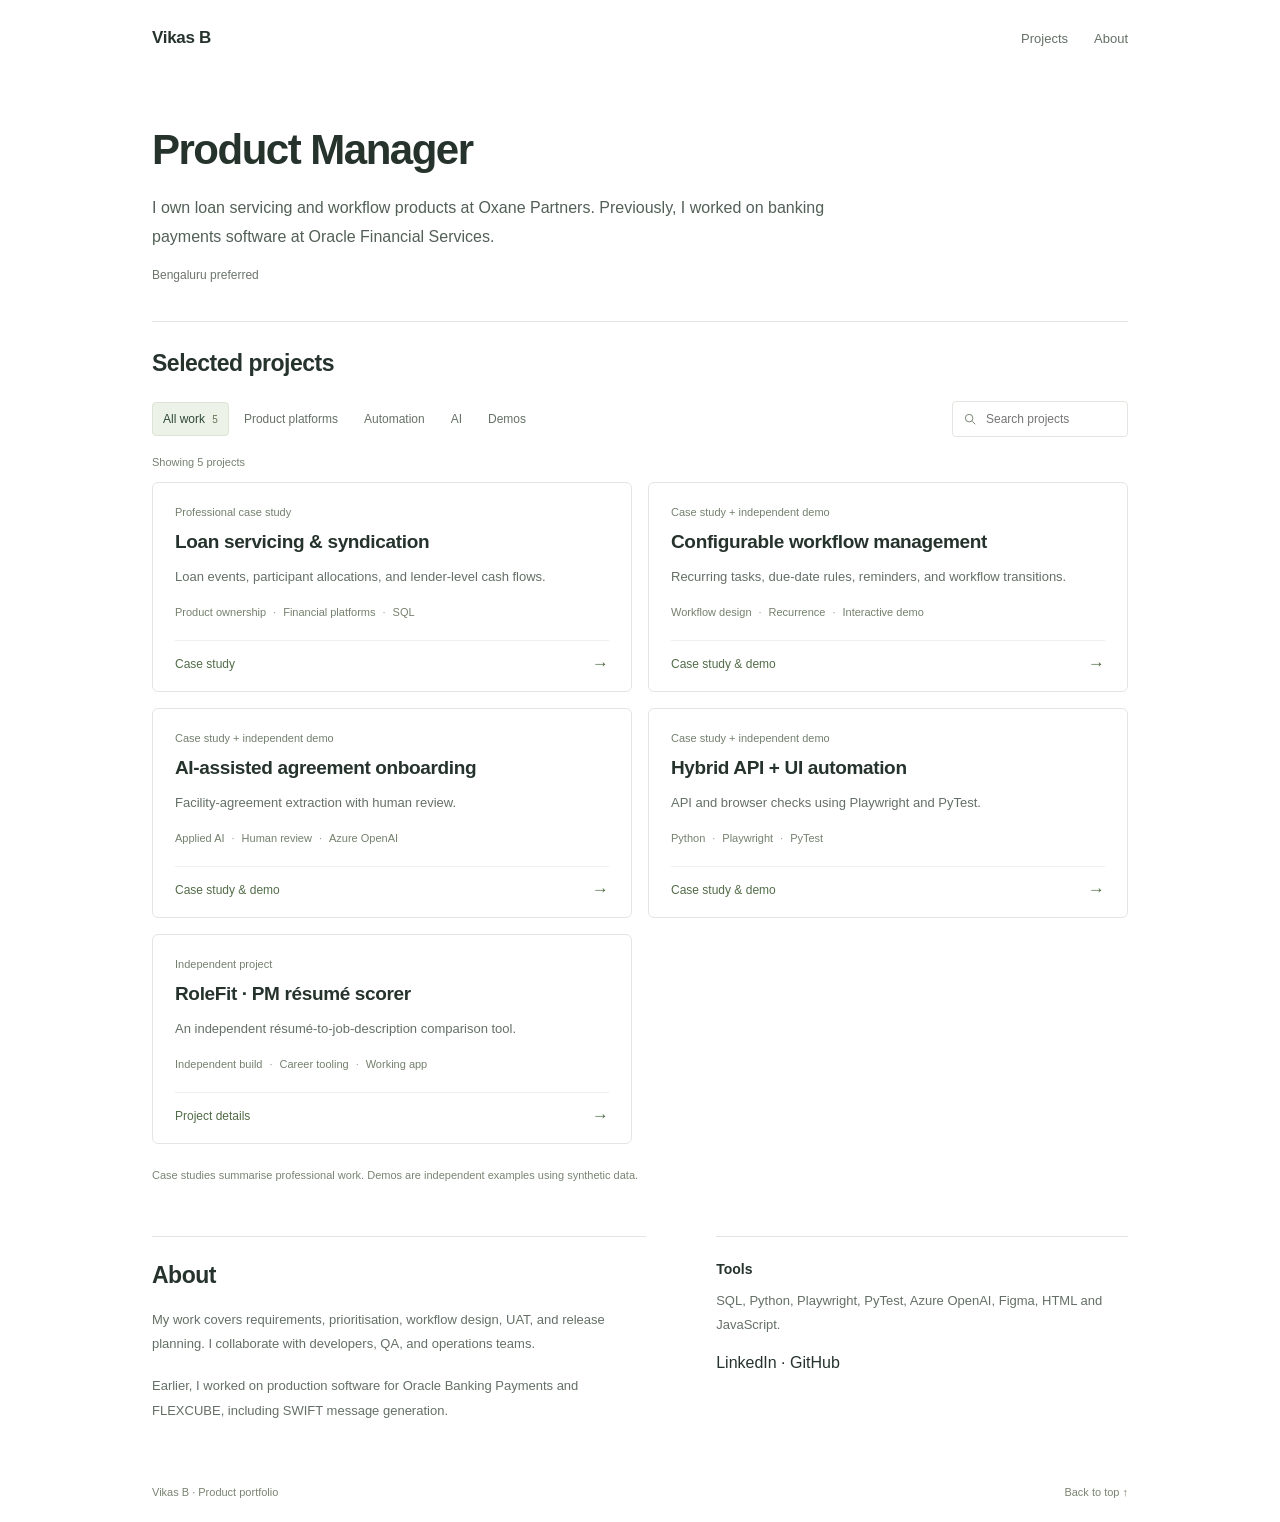
<file: portfolio/index.html>
<!doctype html>
<html lang="en">
<head>
  <meta charset="utf-8">
  <meta name="viewport" content="width=device-width,initial-scale=1">
  <meta name="robots" content="noindex,nofollow,noarchive">
  <meta name="description" content="Vikas B — Product Manager. Experience in loan servicing, workflow management, banking payments, and AI-assisted operations. Case studies and independent projects.">
  <meta name="theme-color" content="#ffffff">
  <title>Vikas B · Product Manager</title>
  <link rel="icon" href="./favicon.svg" type="image/svg+xml">
  <link rel="stylesheet" href="./style.css">
  <script src="./app.js" defer></script>
</head>
<body>
  <a class="skip-link" href="#work">Skip to projects</a>
  <header class="header wrap">
    <a class="brand" href="#overview" aria-label="Vikas B home">Vikas B</a>
    <nav aria-label="Main navigation"><a href="#work">Projects</a><a href="#about">About</a></nav>
  </header>
  <main>
    <section id="overview" class="hero wrap" aria-labelledby="hero-title">
      <h1 id="hero-title">Product Manager</h1>
      <p class="hero-description">I own loan servicing and workflow products at Oxane Partners. Previously, I worked on banking payments software at Oracle Financial Services.</p>
      <p class="location">Bengaluru preferred</p>
    </section>
    <section id="work" class="work-section wrap" aria-labelledby="work-title">
      <div class="section-heading"><h2 id="work-title">Selected projects</h2></div>
      <div class="work-controls">
        <div class="filters" role="group" aria-label="Filter projects">
          <button class="filter active" data-filter="all" aria-pressed="true">All work <span>5</span></button>
          <button class="filter" data-filter="platforms" aria-pressed="false">Product platforms</button>
          <button class="filter" data-filter="automation" aria-pressed="false">Automation</button>
          <button class="filter" data-filter="ai" aria-pressed="false">AI</button>
          <button class="filter" data-filter="prototype" aria-pressed="false">Demos</button>
        </div>
        <label class="search-box"><svg viewBox="0 0 24 24" aria-hidden="true"><circle cx="10.5" cy="10.5" r="6.5"/><path d="m16 16 5 5"/></svg><span class="sr-only">Search projects</span><input id="project-search" type="search" placeholder="Search projects" autocomplete="off"></label>
      </div>
      <div class="result-meta"><span id="result-count" role="status" aria-live="polite">Showing 5 projects</span></div>
      <div id="projects" class="project-grid"></div>
      <div id="empty-state" class="empty-state" hidden><h3>No matching projects.</h3><p>Try another keyword or reset the filters.</p><button class="button secondary" id="reset-filters">Show all work</button></div>
      <p class="work-note">Case studies summarise professional work. Demos are independent examples using synthetic data.</p>
    </section>
    <section id="about" class="about wrap" aria-labelledby="about-title">
      <div class="about-intro"><h2 id="about-title">About</h2><p>My work covers requirements, prioritisation, workflow design, UAT, and release planning. I collaborate with developers, QA, and operations teams.</p><p>Earlier, I worked on production software for Oracle Banking Payments and FLEXCUBE, including SWIFT message generation.</p></div>
      <div class="about-details"><div class="toolbox"><h3>Tools</h3><p>SQL, Python, Playwright, PyTest, Azure OpenAI, Figma, HTML and JavaScript.</p></div><p class="profile-links"><a href="https://www.linkedin.com/in/vikas-basavaraja/" target="_blank" rel="noopener noreferrer">LinkedIn</a> · <a href="https://github.com/Vikasb98" target="_blank" rel="noopener noreferrer">GitHub</a></p></div>
    </section>
  </main>
  <footer class="footer wrap"><span>Vikas B · Product portfolio</span><a href="#overview">Back to top ↑</a></footer>
  <dialog id="case-dialog" aria-labelledby="case-title"><div id="case-content"></div></dialog>
  <div class="toast" id="toast" role="status" aria-live="polite"></div>
  <noscript><div class="noscript">Enable JavaScript to browse the projects and demos.</div></noscript>
</body>
</html>
</file>
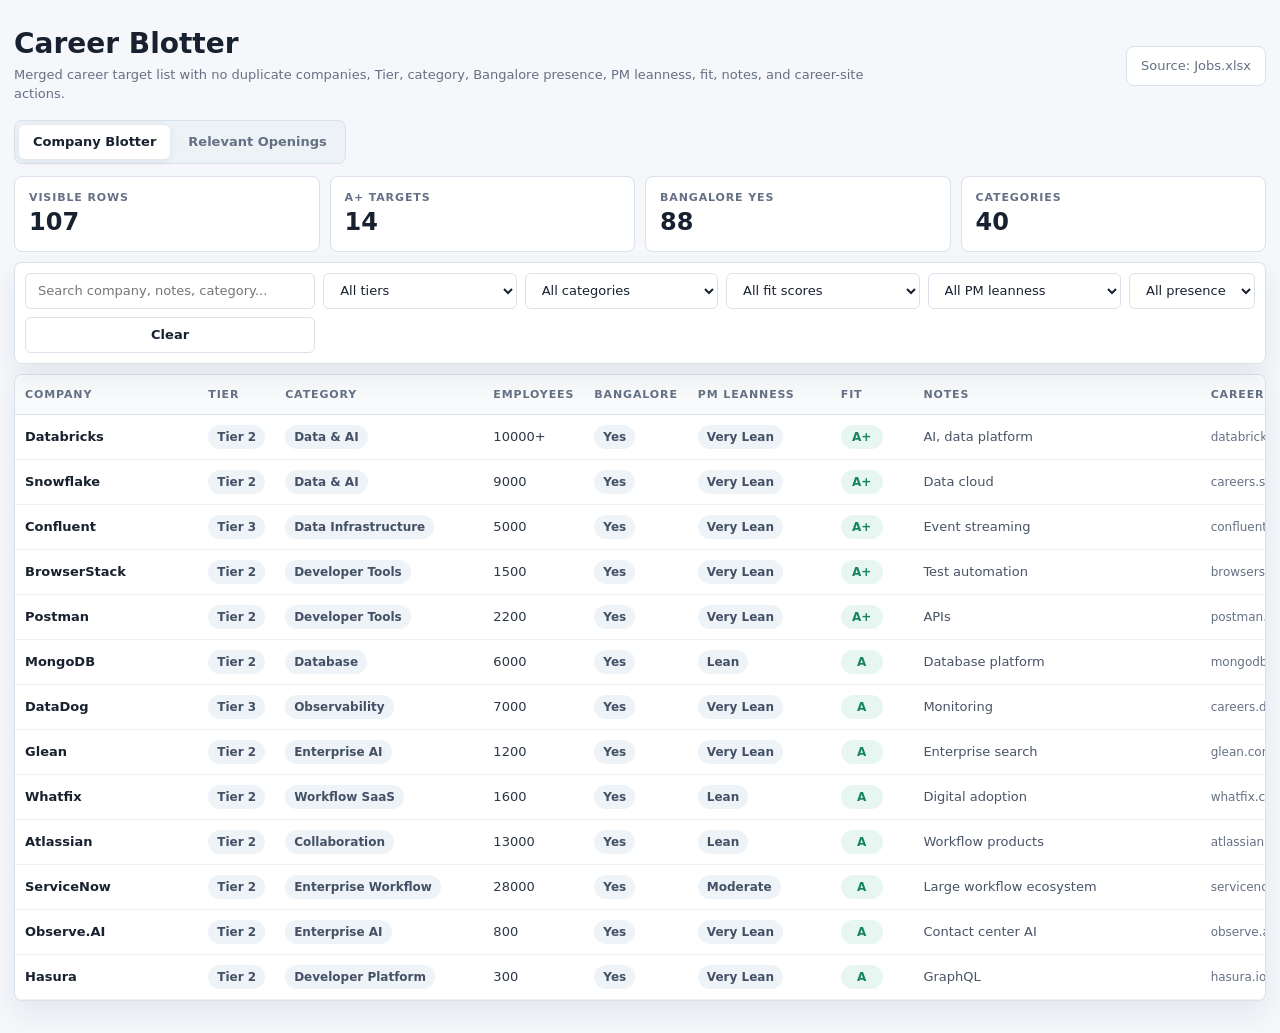
<file: career-target-tracker-merged.html>
<!doctype html>
<html lang="en">
<head>
  <meta charset="utf-8">
  <meta name="viewport" content="width=device-width, initial-scale=1">
  <title>Career Target Tracker</title>
  <style>
    :root {
      --ink: #18212f;
      --muted: #647084;
      --line: #d9e1ea;
      --surface: #ffffff;
      --page: #f5f7fb;
      --blue: #2764d8;
      --blue-soft: #eaf1ff;
      --green: #168363;
      --green-soft: #e8f6f1;
      --amber: #a76600;
      --amber-soft: #fff5dd;
      --red: #b83a44;
      --red-soft: #fff0f1;
      --shadow: 0 12px 28px rgba(24, 33, 47, 0.08);
    }

    * { box-sizing: border-box; }

    body {
      margin: 0;
      min-height: 100vh;
      font-family: Inter, ui-sans-serif, system-ui, -apple-system, BlinkMacSystemFont, "Segoe UI", sans-serif;
      color: var(--ink);
      background: var(--page);
    }

    .shell {
      width: min(1400px, calc(100% - 28px));
      margin: 0 auto;
      padding: 18px 0 32px;
    }

    header {
      display: grid;
      grid-template-columns: 1fr auto;
      gap: 24px;
      align-items: center;
      padding: 10px 0 14px;
    }

    h1 {
      margin: 0;
      font-size: 28px;
      line-height: 1.15;
      letter-spacing: 0;
    }

    .subtitle {
      max-width: 900px;
      margin: 6px 0 0;
      color: var(--muted);
      font-size: 13px;
      line-height: 1.45;
    }

    .source-pill {
      display: inline-flex;
      align-items: center;
      justify-content: center;
      min-height: 40px;
      padding: 0 14px;
      border: 1px solid var(--line);
      border-radius: 8px;
      background: var(--surface);
      color: var(--muted);
      font-size: 13px;
      white-space: nowrap;
    }

    .tabs {
      display: inline-grid;
      grid-auto-flow: column;
      gap: 4px;
      padding: 4px;
      border: 1px solid var(--line);
      border-radius: 8px;
      background: #edf2f7;
      margin: 2px 0 12px;
    }

    .tab {
      min-height: 34px;
      border: 0;
      border-radius: 6px;
      background: transparent;
      color: var(--muted);
      padding: 0 14px;
      font-size: 13px;
      font-weight: 800;
      white-space: nowrap;
    }

    .tab.active {
      background: var(--surface);
      color: var(--ink);
      box-shadow: 0 2px 8px rgba(24, 33, 47, 0.08);
    }

    .panel {
      display: none;
    }

    .panel.active {
      display: block;
    }

    .stats {
      display: grid;
      grid-template-columns: repeat(4, minmax(0, 1fr));
      gap: 10px;
      margin-bottom: 10px;
    }

    .stat {
      min-height: 76px;
      padding: 14px;
      border: 1px solid var(--line);
      border-radius: 8px;
      background: var(--surface);
    }

    .stat span {
      display: block;
      color: var(--muted);
      font-size: 11px;
      font-weight: 700;
      text-transform: uppercase;
      letter-spacing: 0.08em;
    }

    .stat strong {
      display: block;
      margin-top: 6px;
      font-size: 24px;
      line-height: 1;
    }

    .toolbar {
      position: sticky;
      top: 0;
      z-index: 10;
      display: grid;
      grid-template-columns: 1.5fr repeat(4, minmax(132px, 1fr)) auto;
      gap: 8px;
      padding: 10px;
      border: 1px solid var(--line);
      border-radius: 8px;
      background: rgba(255, 255, 255, 0.92);
      box-shadow: var(--shadow);
      backdrop-filter: blur(16px);
    }

    input, select, button {
      width: 100%;
      min-height: 36px;
      border: 1px solid var(--line);
      border-radius: 6px;
      background: #fff;
      color: var(--ink);
      font: inherit;
      font-size: 13px;
    }

    input, select {
      padding: 0 12px;
    }

    button {
      cursor: pointer;
      padding: 0 14px;
      font-weight: 700;
    }

    button:hover, a.career:hover, .tab:hover {
      border-color: var(--blue);
      color: var(--blue);
    }

    .blotter {
      margin-top: 10px;
      border: 1px solid var(--line);
      border-radius: 8px;
      background: var(--surface);
      box-shadow: var(--shadow);
      overflow: hidden;
    }

    .table-wrap {
      width: 100%;
      overflow: auto;
      max-height: calc(100vh - 275px);
    }

    table {
      width: 100%;
      min-width: 1220px;
      border-collapse: separate;
      border-spacing: 0;
    }

    thead th {
      position: sticky;
      top: 0;
      z-index: 2;
      height: 40px;
      padding: 0 10px;
      border-bottom: 1px solid var(--line);
      background: #f8fafc;
      color: var(--muted);
      font-size: 11px;
      font-weight: 800;
      text-align: left;
      text-transform: uppercase;
      letter-spacing: 0.08em;
      white-space: nowrap;
    }

    tbody td {
      height: 44px;
      padding: 7px 10px;
      border-bottom: 1px solid #edf1f6;
      color: #2d3747;
      font-size: 13px;
      vertical-align: middle;
    }

    tbody tr:hover {
      background: #f7fbff;
    }

    tbody tr:last-child td {
      border-bottom: 0;
    }

    .company-cell {
      font-weight: 800;
      color: var(--ink);
      white-space: nowrap;
    }

    .notes-cell {
      max-width: 310px;
      color: #475366;
      overflow: hidden;
      text-overflow: ellipsis;
      white-space: nowrap;
    }

    .num-cell {
      font-variant-numeric: tabular-nums;
      white-space: nowrap;
    }

    .chip {
      display: inline-flex;
      align-items: center;
      justify-content: center;
      min-height: 24px;
      padding: 0 9px;
      border-radius: 999px;
      background: #eef3f8;
      color: #435065;
      font-size: 12px;
      font-weight: 800;
      white-space: nowrap;
    }

    .fit {
      min-width: 42px;
      background: var(--blue-soft);
      color: var(--blue);
    }

    a.career {
      display: inline-flex;
      align-items: center;
      justify-content: center;
      min-height: 30px;
      padding: 0 10px;
      border: 1px solid var(--line);
      border-radius: 6px;
      color: var(--ink);
      background: #fff;
      text-decoration: none;
      font-weight: 800;
      font-size: 12px;
      white-space: nowrap;
    }

    .domain {
      color: var(--muted);
      font-size: 12px;
      overflow: hidden;
      text-overflow: ellipsis;
      white-space: nowrap;
    }

    .empty {
      display: none;
      margin-top: 18px;
      padding: 28px;
      border: 1px dashed var(--line);
      border-radius: 8px;
      background: #fff;
      color: var(--muted);
      text-align: center;
    }

    .openings-placeholder {
      margin-top: 10px;
      border: 1px solid var(--line);
      border-radius: 8px;
      background: var(--surface);
      box-shadow: var(--shadow);
      overflow: hidden;
    }

    .placeholder-body {
      padding: 32px;
      color: var(--muted);
      text-align: center;
    }

    .tag-green { background: var(--green-soft); color: var(--green); }
    .tag-amber { background: var(--amber-soft); color: var(--amber); }
    .tag-red { background: var(--red-soft); color: var(--red); }

    @media (max-width: 920px) {
      header, .toolbar {
        grid-template-columns: 1fr;
      }

      .stats {
        grid-template-columns: repeat(2, minmax(0, 1fr));
      }
    }

    @media (max-width: 640px) {
      .shell { width: min(100% - 20px, 1180px); padding-top: 14px; }
      .stats { grid-template-columns: 1fr; }
      .toolbar { position: static; }
      .source-pill { white-space: normal; }
      .tabs { width: 100%; grid-auto-flow: row; }
    }
  </style>
</head>
<body>
  <main class="shell">
    <header>
      <div>
        <h1>Career Blotter</h1>
        <p class="subtitle">Merged career target list with no duplicate companies, Tier, category, Bangalore presence, PM leanness, fit, notes, and career-site actions.</p>
      </div>
      <div class="source-pill">Source: Jobs.xlsx</div>
    </header>

    <nav class="tabs" aria-label="Views">
      <button class="tab active" type="button" data-tab="companies">Company Blotter</button>
      <button class="tab" type="button" data-tab="openings">Relevant Openings</button>
    </nav>

    <section id="companiesPanel" class="panel active">
      <section class="stats" aria-label="Summary">
        <div class="stat"><span>Visible Rows</span><strong id="statTotal">0</strong></div>
        <div class="stat"><span>A+ Targets</span><strong id="statTop">0</strong></div>
        <div class="stat"><span>Bangalore Yes</span><strong id="statBlr">0</strong></div>
        <div class="stat"><span>Categories</span><strong id="statCategories">0</strong></div>
      </section>

      <section class="toolbar" aria-label="Filters">
        <input id="search" type="search" placeholder="Search company, notes, category...">
        <select id="tier">
          <option value="">All tiers</option>
          <option value="Tier 1">Tier 1</option>
          <option value="Tier 2">Tier 2</option>
          <option value="Tier 3">Tier 3</option>
        </select>
        <select id="category">
          <option value="">All categories</option>
          <option value="AI">AI</option>
<option value="AI Frameworks">AI Frameworks</option>
<option value="AI Hardware">AI Hardware</option>
<option value="AI Infra">AI Infra</option>
<option value="AI Infrastructure">AI Infrastructure</option>
<option value="AI Platform">AI Platform</option>
<option value="AI Tooling">AI Tooling</option>
<option value="Automation">Automation</option>
<option value="Collaboration">Collaboration</option>
<option value="Data &amp; AI">Data &amp; AI</option>
<option value="Data Infrastructure">Data Infrastructure</option>
<option value="Data Platform">Data Platform</option>
<option value="Database">Database</option>
<option value="Defense Tech">Defense Tech</option>
<option value="Dev Tools">Dev Tools</option>
<option value="Developer Platform">Developer Platform</option>
<option value="Developer Tools">Developer Tools</option>
<option value="Enterprise AI">Enterprise AI</option>
<option value="Enterprise Workflow">Enterprise Workflow</option>
<option value="Fintech">Fintech</option>
<option value="Fintech/Data">Fintech/Data</option>
<option value="Graph DB">Graph DB</option>
<option value="Infrastructure">Infrastructure</option>
<option value="Internal Tools">Internal Tools</option>
<option value="Observability">Observability</option>
<option value="Process Mining">Process Mining</option>
<option value="SaaS">SaaS</option>
<option value="Search Platform">Search Platform</option>
<option value="Security">Security</option>
<option value="Vector DB">Vector DB</option>
<option value="Workflow SaaS">Workflow SaaS</option>
        </select>
        <select id="fit">
          <option value="">All fit scores</option>
          <option value="A">A</option>
<option value="A+">A+</option>
<option value="B+">B+</option>
<option value="Dream">Dream</option>
        </select>
        <select id="lean">
          <option value="">All PM leanness</option>
          <option value="Extremely Lean">Extremely Lean</option>
<option value="Lean">Lean</option>
<option value="Moderate">Moderate</option>
<option value="Very Lean">Very Lean</option>
        </select>
        <select id="presence">
          <option value="">All presence</option>
          <option value="Growing">Growing</option>
<option value="Limited">Limited</option>
<option value="Remote">Remote</option>
<option value="Yes">Yes</option>
        </select>
        <button id="clear" type="button">Clear</button>
      </section>

      <section class="blotter" aria-live="polite">
        <div class="table-wrap">
          <table>
            <thead>
              <tr>
                <th>Company</th>
                <th>Tier</th>
                <th>Category</th>
                <th>Employees</th>
                <th>Bangalore</th>
                <th>PM Leanness</th>
                <th>Fit</th>
                <th>Notes</th>
                <th>Career Site</th>
                <th>Action</th>
              </tr>
            </thead>
            <tbody id="rows"></tbody>
          </table>
        </div>
      </section>
      <section id="empty" class="empty">No matching rows.</section>
    </section>

    <section id="openingsPanel" class="panel">
      <section class="stats" aria-label="Openings Summary">
        <div class="stat"><span>Matched Jobs</span><strong>0</strong></div>
        <div class="stat"><span>High Fit</span><strong>0</strong></div>
        <div class="stat"><span>Bangalore/Remote</span><strong>0</strong></div>
        <div class="stat"><span>Companies</span><strong>0</strong></div>
      </section>
      <section class="openings-placeholder">
        <div class="table-wrap">
          <table>
            <thead>
              <tr>
                <th>Role</th>
                <th>Company</th>
                <th>Location</th>
                <th>Match</th>
                <th>Posted</th>
                <th>Source</th>
                <th>Action</th>
              </tr>
            </thead>
          </table>
        </div>
        <div class="placeholder-body">No openings loaded yet.</div>
      </section>
    </section>
  </main>

  <script>
    const jobs = [{"Company": "Databricks", "Category": "Data & AI", "Approx Employees": "10000+", "Bangalore Presence": "Yes", "PM Leanness": "Very Lean", "Fit For Vikas": "A+", "Notes": "AI, data platform", "Career Site": "https://www.databricks.com/company/careers", "Search Text": "databricks data & ai tier 2 10000+ yes very lean a+ ai, data platform https://www.databricks.com/company/careers", "Tier": "Tier 2"}, {"Company": "Snowflake", "Category": "Data & AI", "Approx Employees": "9000", "Bangalore Presence": "Yes", "PM Leanness": "Very Lean", "Fit For Vikas": "A+", "Notes": "Data cloud", "Career Site": "https://careers.snowflake.com/", "Search Text": "snowflake data & ai tier 2 9000 yes very lean a+ data cloud https://careers.snowflake.com/", "Tier": "Tier 2"}, {"Company": "Confluent", "Category": "Data Infrastructure", "Approx Employees": "5000", "Bangalore Presence": "Yes", "PM Leanness": "Very Lean", "Fit For Vikas": "A+", "Notes": "Event streaming", "Career Site": "https://www.confluent.io/careers/", "Search Text": "confluent data infrastructure tier 3 5000 yes very lean a+ event streaming https://www.confluent.io/careers/", "Tier": "Tier 3"}, {"Company": "BrowserStack", "Category": "Developer Tools", "Approx Employees": "1500", "Bangalore Presence": "Yes", "PM Leanness": "Very Lean", "Fit For Vikas": "A+", "Notes": "Test automation", "Career Site": "https://www.browserstack.com/careers", "Search Text": "browserstack developer tools tier 2 1500 yes very lean a+ test automation https://www.browserstack.com/careers", "Tier": "Tier 2"}, {"Company": "Postman", "Category": "Developer Tools", "Approx Employees": "2200", "Bangalore Presence": "Yes", "PM Leanness": "Very Lean", "Fit For Vikas": "A+", "Notes": "APIs", "Career Site": "https://www.postman.com/company/careers/", "Search Text": "postman developer tools tier 2 2200 yes very lean a+ apis https://www.postman.com/company/careers/", "Tier": "Tier 2"}, {"Company": "MongoDB", "Category": "Database", "Approx Employees": "6000", "Bangalore Presence": "Yes", "PM Leanness": "Lean", "Fit For Vikas": "A", "Notes": "Database platform", "Career Site": "https://www.mongodb.com/company/careers", "Search Text": "mongodb database tier 2 6000 yes lean a database platform https://www.mongodb.com/company/careers", "Tier": "Tier 2"}, {"Company": "DataDog", "Category": "Observability", "Approx Employees": "7000", "Bangalore Presence": "Yes", "PM Leanness": "Very Lean", "Fit For Vikas": "A", "Notes": "Monitoring", "Career Site": "https://careers.datadoghq.com/", "Search Text": "datadog observability tier 3 7000 yes very lean a monitoring https://careers.datadoghq.com/", "Tier": "Tier 3"}, {"Company": "Glean", "Category": "Enterprise AI", "Approx Employees": "1200", "Bangalore Presence": "Yes", "PM Leanness": "Very Lean", "Fit For Vikas": "A", "Notes": "Enterprise search", "Career Site": "https://www.glean.com/careers", "Search Text": "glean enterprise ai tier 2 1200 yes very lean a enterprise search https://www.glean.com/careers", "Tier": "Tier 2"}, {"Company": "Whatfix", "Category": "Workflow SaaS", "Approx Employees": "1600", "Bangalore Presence": "Yes", "PM Leanness": "Lean", "Fit For Vikas": "A", "Notes": "Digital adoption", "Career Site": "https://whatfix.com/careers/", "Search Text": "whatfix workflow saas tier 2 1600 yes lean a digital adoption https://whatfix.com/careers/", "Tier": "Tier 2"}, {"Company": "Atlassian", "Category": "Collaboration", "Approx Employees": "13000", "Bangalore Presence": "Yes", "PM Leanness": "Lean", "Fit For Vikas": "A", "Notes": "Workflow products", "Career Site": "https://www.atlassian.com/company/careers", "Search Text": "atlassian collaboration tier 2 13000 yes lean a workflow products https://www.atlassian.com/company/careers", "Tier": "Tier 2"}, {"Company": "ServiceNow", "Category": "Enterprise Workflow", "Approx Employees": "28000", "Bangalore Presence": "Yes", "PM Leanness": "Moderate", "Fit For Vikas": "A", "Notes": "Large workflow ecosystem", "Career Site": "https://www.servicenow.com/careers.html", "Search Text": "servicenow enterprise workflow tier 2 28000 yes moderate a large workflow ecosystem https://www.servicenow.com/careers.html", "Tier": "Tier 2"}, {"Company": "Observe.AI", "Category": "Enterprise AI", "Approx Employees": "800", "Bangalore Presence": "Yes", "PM Leanness": "Very Lean", "Fit For Vikas": "A", "Notes": "Contact center AI", "Career Site": "https://www.observe.ai/careers", "Search Text": "observe.ai enterprise ai tier 2 800 yes very lean a contact center ai https://www.observe.ai/careers", "Tier": "Tier 2"}, {"Company": "Hasura", "Category": "Developer Platform", "Approx Employees": "300", "Bangalore Presence": "Yes", "PM Leanness": "Very Lean", "Fit For Vikas": "A", "Notes": "GraphQL", "Career Site": "https://hasura.io/careers/", "Search Text": "hasura developer platform tier 2 300 yes very lean a graphql https://hasura.io/careers/", "Tier": "Tier 2"}, {"Company": "Sarvam AI", "Category": "AI", "Approx Employees": "300", "Bangalore Presence": "Yes", "PM Leanness": "Extremely Lean", "Fit For Vikas": "A", "Notes": "Indian LLM", "Career Site": "https://www.sarvam.ai/careers", "Search Text": "sarvam ai ai tier 2 300 yes extremely lean a indian llm https://www.sarvam.ai/careers", "Tier": "Tier 2"}, {"Company": "TrueFoundry", "Category": "AI Infra", "Approx Employees": "300", "Bangalore Presence": "Yes", "PM Leanness": "Extremely Lean", "Fit For Vikas": "A", "Notes": "MLOps", "Career Site": "https://www.truefoundry.com/careers", "Search Text": "truefoundry ai infra tier 2 300 yes extremely lean a mlops https://www.truefoundry.com/careers", "Tier": "Tier 2"}, {"Company": "Weights & Biases", "Category": "AI Tooling", "Approx Employees": "1000", "Bangalore Presence": "Yes", "PM Leanness": "Very Lean", "Fit For Vikas": "A", "Notes": "ML tooling", "Career Site": "https://wandb.ai/careers", "Search Text": "weights & biases ai tooling tier 2 1000 yes very lean a ml tooling https://wandb.ai/careers", "Tier": "Tier 2"}, {"Company": "Hugging Face", "Category": "AI Platform", "Approx Employees": "1000", "Bangalore Presence": "Remote", "PM Leanness": "Lean", "Fit For Vikas": "A", "Notes": "Open AI ecosystem", "Career Site": "https://huggingface.co/jobs", "Search Text": "hugging face ai platform tier 2 1000 remote lean a open ai ecosystem https://huggingface.co/jobs", "Tier": "Tier 2"}, {"Company": "Scale AI", "Category": "AI Infrastructure", "Approx Employees": "3000+", "Bangalore Presence": "Yes", "PM Leanness": "Lean", "Fit For Vikas": "A", "Notes": "Data infrastructure", "Career Site": "https://scale.com/careers", "Search Text": "scale ai ai infrastructure tier 2 3000+ yes lean a data infrastructure https://scale.com/careers", "Tier": "Tier 2"}, {"Company": "LangChain", "Category": "AI Frameworks", "Approx Employees": "300", "Bangalore Presence": "Remote", "PM Leanness": "Very Lean", "Fit For Vikas": "A", "Notes": "Agent ecosystem", "Career Site": "https://www.langchain.com/careers", "Search Text": "langchain ai frameworks tier 2 300 remote very lean a agent ecosystem https://www.langchain.com/careers", "Tier": "Tier 2"}, {"Company": "Together AI", "Category": "AI Infra", "Approx Employees": "500", "Bangalore Presence": "Remote", "PM Leanness": "Lean", "Fit For Vikas": "A", "Notes": "Foundation models", "Career Site": "https://www.together.ai/careers", "Search Text": "together ai ai infra tier 2 500 remote lean a foundation models https://www.together.ai/careers", "Tier": "Tier 2"}, {"Company": "Groq", "Category": "AI Hardware", "Approx Employees": "1000", "Bangalore Presence": "Growing", "PM Leanness": "Lean", "Fit For Vikas": "A", "Notes": "AI inference", "Career Site": "https://groq.com/careers/", "Search Text": "groq ai hardware tier 2 1000 growing lean a ai inference https://groq.com/careers/", "Tier": "Tier 2"}, {"Company": "NVIDIA", "Category": "AI Infrastructure", "Approx Employees": "36000+", "Bangalore Presence": "Yes", "PM Leanness": "Lean", "Fit For Vikas": "A", "Notes": "AI hardware/software", "Career Site": "https://www.nvidia.com/en-us/about-nvidia/careers/", "Search Text": "nvidia ai infrastructure tier 3 36000+ yes lean a ai hardware/software https://www.nvidia.com/en-us/about-nvidia/careers/", "Tier": "Tier 3"}, {"Company": "Cloudflare", "Category": "Infrastructure", "Approx Employees": "4500", "Bangalore Presence": "Yes", "PM Leanness": "Lean", "Fit For Vikas": "A", "Notes": "Internet platform", "Career Site": "https://www.cloudflare.com/careers/", "Search Text": "cloudflare infrastructure tier 3 4500 yes lean a internet platform https://www.cloudflare.com/careers/", "Tier": "Tier 3"}, {"Company": "HashiCorp", "Category": "Infrastructure", "Approx Employees": "2500", "Bangalore Presence": "Yes", "PM Leanness": "Lean", "Fit For Vikas": "A", "Notes": "Infrastructure automation", "Career Site": "https://www.hashicorp.com/careers", "Search Text": "hashicorp infrastructure tier 3 2500 yes lean a infrastructure automation https://www.hashicorp.com/careers", "Tier": "Tier 3"}, {"Company": "Elastic", "Category": "Search Platform", "Approx Employees": "3000", "Bangalore Presence": "Yes", "PM Leanness": "Lean", "Fit For Vikas": "A", "Notes": "Search & analytics", "Career Site": "https://www.elastic.co/careers", "Search Text": "elastic search platform tier 3 3000 yes lean a search & analytics https://www.elastic.co/careers", "Tier": "Tier 3"}, {"Company": "Grafana Labs", "Category": "Observability", "Approx Employees": "2500", "Bangalore Presence": "Yes", "PM Leanness": "Lean", "Fit For Vikas": "A", "Notes": "Monitoring", "Career Site": "https://grafana.com/about/careers/", "Search Text": "grafana labs observability tier 3 2500 yes lean a monitoring https://grafana.com/about/careers/", "Tier": "Tier 3"}, {"Company": "Fivetran", "Category": "Data Platform", "Approx Employees": "3000", "Bangalore Presence": "Yes", "PM Leanness": "Lean", "Fit For Vikas": "A", "Notes": "Data movement", "Career Site": "https://www.fivetran.com/careers", "Search Text": "fivetran data platform tier 2 3000 yes lean a data movement https://www.fivetran.com/careers", "Tier": "Tier 2"}, {"Company": "Airbyte", "Category": "Data Platform", "Approx Employees": "500", "Bangalore Presence": "Remote", "PM Leanness": "Lean", "Fit For Vikas": "A", "Notes": "Open source ETL", "Career Site": "https://airbyte.com/careers", "Search Text": "airbyte data platform tier 2 500 remote lean a open source etl https://airbyte.com/careers", "Tier": "Tier 2"}, {"Company": "Cockroach Labs", "Category": "Database", "Approx Employees": "800", "Bangalore Presence": "Remote", "PM Leanness": "Lean", "Fit For Vikas": "A", "Notes": "Distributed DB", "Career Site": "https://www.cockroachlabs.com/careers/", "Search Text": "cockroach labs database tier 2 800 remote lean a distributed db https://www.cockroachlabs.com/careers/", "Tier": "Tier 2"}, {"Company": "Redis", "Category": "Database", "Approx Employees": "1200", "Bangalore Presence": "Remote", "PM Leanness": "Lean", "Fit For Vikas": "A", "Notes": "In-memory platform", "Career Site": "https://redis.io/careers/", "Search Text": "redis database tier 2 1200 remote lean a in-memory platform https://redis.io/careers/", "Tier": "Tier 2"}, {"Company": "Pinecone", "Category": "Vector DB", "Approx Employees": "500", "Bangalore Presence": "Remote", "PM Leanness": "Lean", "Fit For Vikas": "A", "Notes": "AI search", "Career Site": "https://www.pinecone.io/careers/", "Search Text": "pinecone vector db tier 2 500 remote lean a ai search https://www.pinecone.io/careers/", "Tier": "Tier 2"}, {"Company": "Neo4j", "Category": "Graph DB", "Approx Employees": "1000", "Bangalore Presence": "Yes", "PM Leanness": "Lean", "Fit For Vikas": "A", "Notes": "Knowledge graphs", "Career Site": "https://neo4j.com/careers/", "Search Text": "neo4j graph db tier 2 1000 yes lean a knowledge graphs https://neo4j.com/careers/", "Tier": "Tier 2"}, {"Company": "Celonis", "Category": "Process Mining", "Approx Employees": "3000", "Bangalore Presence": "Yes", "PM Leanness": "Lean", "Fit For Vikas": "A", "Notes": "Enterprise workflows", "Career Site": "https://www.celonis.com/careers/", "Search Text": "celonis process mining tier 3 3000 yes lean a enterprise workflows https://www.celonis.com/careers/", "Tier": "Tier 3"}, {"Company": "Retool", "Category": "Internal Tools", "Approx Employees": "600", "Bangalore Presence": "Remote", "PM Leanness": "Very Lean", "Fit For Vikas": "A", "Notes": "App builders", "Career Site": "https://retool.com/careers", "Search Text": "retool internal tools tier 2 600 remote very lean a app builders https://retool.com/careers", "Tier": "Tier 2"}, {"Company": "Workato", "Category": "Automation", "Approx Employees": "1500", "Bangalore Presence": "Yes", "PM Leanness": "Lean", "Fit For Vikas": "A", "Notes": "Workflow automation", "Career Site": "https://www.workato.com/careers", "Search Text": "workato automation tier 3 1500 yes lean a workflow automation https://www.workato.com/careers", "Tier": "Tier 3"}, {"Company": "UiPath", "Category": "Automation", "Approx Employees": "4000", "Bangalore Presence": "Yes", "PM Leanness": "Lean", "Fit For Vikas": "A", "Notes": "RPA", "Career Site": "https://www.uipath.com/company/careers", "Search Text": "uipath automation tier 3 4000 yes lean a rpa https://www.uipath.com/company/careers", "Tier": "Tier 3"}, {"Company": "Automation Anywhere", "Category": "Automation", "Approx Employees": "3000", "Bangalore Presence": "Yes", "PM Leanness": "Lean", "Fit For Vikas": "A", "Notes": "Enterprise automation", "Career Site": "https://www.automationanywhere.com/company/careers", "Search Text": "automation anywhere automation tier 3 3000 yes lean a enterprise automation https://www.automationanywhere.com/company/careers", "Tier": "Tier 3"}, {"Company": "Freshworks", "Category": "SaaS", "Approx Employees": "5000", "Bangalore Presence": "Yes", "PM Leanness": "Moderate", "Fit For Vikas": "B+", "Notes": "Large SaaS suite", "Career Site": "https://www.freshworks.com/company/careers/", "Search Text": "freshworks saas tier 2 5000 yes moderate b+ large saas suite https://www.freshworks.com/company/careers/", "Tier": "Tier 2"}, {"Company": "Zoho", "Category": "SaaS", "Approx Employees": "18000", "Bangalore Presence": "Yes", "PM Leanness": "Lean", "Fit For Vikas": "B+", "Notes": "Huge product ecosystem", "Career Site": "https://www.zoho.com/careers/", "Search Text": "zoho saas tier 2 18000 yes lean b+ huge product ecosystem https://www.zoho.com/careers/", "Tier": "Tier 2"}, {"Company": "Chargebee", "Category": "SaaS", "Approx Employees": "1800", "Bangalore Presence": "Yes", "PM Leanness": "Lean", "Fit For Vikas": "B+", "Notes": "Billing systems", "Career Site": "https://www.chargebee.com/careers/", "Search Text": "chargebee saas tier 2 1800 yes lean b+ billing systems https://www.chargebee.com/careers/", "Tier": "Tier 2"}, {"Company": "MoEngage", "Category": "SaaS", "Approx Employees": "1500", "Bangalore Presence": "Yes", "PM Leanness": "Lean", "Fit For Vikas": "B+", "Notes": "Engagement platform", "Career Site": "https://www.moengage.com/careers/", "Search Text": "moengage saas tier 2 1500 yes lean b+ engagement platform https://www.moengage.com/careers/", "Tier": "Tier 2"}, {"Company": "Darwinbox", "Category": "SaaS", "Approx Employees": "1500", "Bangalore Presence": "Yes", "PM Leanness": "Lean", "Fit For Vikas": "B+", "Notes": "HR platform", "Career Site": "https://darwinbox.com/careers/", "Search Text": "darwinbox saas tier 3 1500 yes lean b+ hr platform https://darwinbox.com/careers/", "Tier": "Tier 3"}, {"Company": "Razorpay", "Category": "Fintech", "Approx Employees": "3500", "Bangalore Presence": "Yes", "PM Leanness": "Lean", "Fit For Vikas": "B+", "Notes": "Payments platform", "Career Site": "https://razorpay.com/jobs/", "Search Text": "razorpay fintech tier 2 3500 yes lean b+ payments platform https://razorpay.com/jobs/", "Tier": "Tier 2"}, {"Company": "Juspay", "Category": "Fintech", "Approx Employees": "1500", "Bangalore Presence": "Yes", "PM Leanness": "Lean", "Fit For Vikas": "B+", "Notes": "Payment infra", "Career Site": "https://juspay.in/careers/", "Search Text": "juspay fintech tier 3 1500 yes lean b+ payment infra https://juspay.in/careers/", "Tier": "Tier 3"}, {"Company": "Perfios", "Category": "Fintech/Data", "Approx Employees": "4000", "Bangalore Presence": "Yes", "PM Leanness": "Moderate", "Fit For Vikas": "B+", "Notes": "Data-heavy fintech", "Career Site": "https://www.perfios.com/careers/", "Search Text": "perfios fintech/data tier 3 4000 yes moderate b+ data-heavy fintech https://www.perfios.com/careers/", "Tier": "Tier 3"}, {"Company": "Yubi", "Category": "Fintech", "Approx Employees": "1500", "Bangalore Presence": "Yes", "PM Leanness": "Lean", "Fit For Vikas": "B+", "Notes": "Debt marketplace", "Career Site": "https://www.go-yubi.com/careers/", "Search Text": "yubi fintech tier 3 1500 yes lean b+ debt marketplace https://www.go-yubi.com/careers/", "Tier": "Tier 3"}, {"Company": "OpenAI", "Category": "AI", "Approx Employees": "5000+", "Bangalore Presence": "Remote", "PM Leanness": "Lean", "Fit For Vikas": "Dream", "Notes": "Difficult entry", "Career Site": "https://openai.com/careers/", "Search Text": "openai ai tier 3 5000+ remote lean dream difficult entry https://openai.com/careers/", "Tier": "Tier 3"}, {"Company": "Anthropic", "Category": "AI", "Approx Employees": "2000+", "Bangalore Presence": "Remote", "PM Leanness": "Lean", "Fit For Vikas": "Dream", "Notes": "Difficult entry", "Career Site": "https://www.anthropic.com/careers", "Search Text": "anthropic ai tier 3 2000+ remote lean dream difficult entry https://www.anthropic.com/careers", "Tier": "Tier 3"}, {"Company": "Perplexity", "Category": "AI", "Approx Employees": "1000", "Bangalore Presence": "Growing", "PM Leanness": "Lean", "Fit For Vikas": "Dream", "Notes": "AI search", "Career Site": "https://www.perplexity.ai/hub/careers", "Search Text": "perplexity ai tier 3 1000 growing lean dream ai search https://www.perplexity.ai/hub/careers", "Tier": "Tier 3"}, {"Company": "Cohere", "Category": "AI", "Approx Employees": "1500", "Bangalore Presence": "Remote", "PM Leanness": "Lean", "Fit For Vikas": "Dream", "Notes": "Enterprise AI", "Career Site": "https://cohere.com/careers", "Search Text": "cohere ai tier 3 1500 remote lean dream enterprise ai https://cohere.com/careers", "Tier": "Tier 3"}, {"Company": "Mistral AI", "Category": "AI", "Approx Employees": "1000", "Bangalore Presence": "Remote", "PM Leanness": "Lean", "Fit For Vikas": "Dream", "Notes": "Foundation models", "Career Site": "https://mistral.ai/careers", "Search Text": "mistral ai ai tier 3 1000 remote lean dream foundation models https://mistral.ai/careers", "Tier": "Tier 3"}, {"Company": "Palantir", "Category": "Data Platform", "Approx Employees": "4000", "Bangalore Presence": "Limited", "PM Leanness": "Lean", "Fit For Vikas": "Dream", "Notes": "Complex systems", "Career Site": "https://www.palantir.com/careers/", "Search Text": "palantir data platform tier 3 4000 limited lean dream complex systems https://www.palantir.com/careers/", "Tier": "Tier 3"}, {"Company": "Anduril", "Category": "Defense Tech", "Approx Employees": "4000", "Bangalore Presence": "Limited", "PM Leanness": "Lean", "Fit For Vikas": "Dream", "Notes": "Systems-heavy", "Career Site": "https://www.anduril.com/careers/", "Search Text": "anduril defense tech tier 3 4000 limited lean dream systems-heavy https://www.anduril.com/careers/", "Tier": "Tier 3"}, {"Company": "GitLab", "Category": "Dev Tools", "Approx Employees": "2500", "Bangalore Presence": "Remote", "PM Leanness": "Lean", "Fit For Vikas": "A", "Notes": "Developer platform", "Career Site": "https://about.gitlab.com/jobs/", "Search Text": "gitlab dev tools tier 2 2500 remote lean a developer platform https://about.gitlab.com/jobs/", "Tier": "Tier 2"}, {"Company": "GitHub", "Category": "Dev Tools", "Approx Employees": "3500", "Bangalore Presence": "Yes", "PM Leanness": "Lean", "Fit For Vikas": "A", "Notes": "Developer ecosystem", "Career Site": "https://www.github.careers/careers-home", "Search Text": "github dev tools tier 3 3500 yes lean a developer ecosystem https://www.github.careers/careers-home", "Tier": "Tier 3"}, {"Company": "Docker", "Category": "Dev Tools", "Approx Employees": "1000", "Bangalore Presence": "Remote", "PM Leanness": "Lean", "Fit For Vikas": "A", "Notes": "Containers", "Career Site": "https://www.docker.com/career-openings/", "Search Text": "docker dev tools tier 2 1000 remote lean a containers https://www.docker.com/career-openings/", "Tier": "Tier 2"}, {"Company": "Okta", "Category": "Security", "Approx Employees": "7000", "Bangalore Presence": "Yes", "PM Leanness": "Lean", "Fit For Vikas": "A", "Notes": "Identity platform", "Career Site": "https://www.okta.com/company/careers/", "Search Text": "okta security tier 2 7000 yes lean a identity platform https://www.okta.com/company/careers/", "Tier": "Tier 2"}, {"Company": "CrowdStrike", "Category": "Security", "Approx Employees": "11000", "Bangalore Presence": "Yes", "PM Leanness": "Lean", "Fit For Vikas": "A", "Notes": "Security platform", "Career Site": "https://www.crowdstrike.com/careers/", "Search Text": "crowdstrike security tier 3 11000 yes lean a security platform https://www.crowdstrike.com/careers/", "Tier": "Tier 3"}, {"Company": "Wiz", "Category": "Security", "Approx Employees": "2000", "Bangalore Presence": "Growing", "PM Leanness": "Lean", "Fit For Vikas": "A", "Notes": "Cloud security", "Career Site": "https://www.wiz.io/careers", "Search Text": "wiz security tier 2 2000 growing lean a cloud security https://www.wiz.io/careers", "Tier": "Tier 2"}, {"Company": "Palo Alto Networks", "Category": "Security", "Approx Employees": "15000+", "Bangalore Presence": "Yes", "PM Leanness": "Lean", "Fit For Vikas": "A", "Notes": "Enterprise security", "Career Site": "https://jobs.paloaltonetworks.com/", "Search Text": "palo alto networks security tier 2 15000+ yes lean a enterprise security https://jobs.paloaltonetworks.com/", "Tier": "Tier 2"}, {"Company": "SentinelOne", "Category": "Security", "Approx Employees": "2500", "Bangalore Presence": "Yes", "PM Leanness": "Lean", "Fit For Vikas": "A", "Notes": "Cybersecurity", "Career Site": "https://www.sentinelone.com/careers/", "Search Text": "sentinelone security tier 3 2500 yes lean a cybersecurity https://www.sentinelone.com/careers/", "Tier": "Tier 3"}, {"Company": "Splunk", "Category": "Observability", "Approx Employees": "7000", "Bangalore Presence": "Yes", "PM Leanness": "Lean", "Fit For Vikas": "A", "Notes": "Data/monitoring", "Career Site": "https://www.splunk.com/en_us/careers.html", "Search Text": "splunk observability tier 2 7000 yes lean a data/monitoring https://www.splunk.com/en_us/careers.html", "Tier": "Tier 2"}, {"Company": "Google", "Category": "Cloud & AI", "Tier": "Tier 1", "Approx Employees": "—", "Bangalore Presence": "Yes", "PM Leanness": "Lean", "Fit For Vikas": "A+", "Notes": "Cloud, AI, enterprise platforms", "Career Site": "", "Search Text": "google cloud & ai tier 1 — yes lean a+ cloud, ai, enterprise platforms "}, {"Company": "Microsoft", "Category": "Cloud & AI", "Tier": "Tier 1", "Approx Employees": "—", "Bangalore Presence": "Yes", "PM Leanness": "Lean", "Fit For Vikas": "A+", "Notes": "Azure, security, enterprise platforms", "Career Site": "", "Search Text": "microsoft cloud & ai tier 1 — yes lean a+ azure, security, enterprise platforms "}, {"Company": "Salesforce", "Category": "SaaS", "Tier": "Tier 1", "Approx Employees": "—", "Bangalore Presence": "Yes", "PM Leanness": "Lean", "Fit For Vikas": "A+", "Notes": "Enterprise SaaS, AI, platform", "Career Site": "", "Search Text": "salesforce saas tier 1 — yes lean a+ enterprise saas, ai, platform "}, {"Company": "Adobe", "Category": "SaaS", "Tier": "Tier 1", "Approx Employees": "—", "Bangalore Presence": "Yes", "PM Leanness": "Lean", "Fit For Vikas": "A+", "Notes": "Enterprise SaaS, platforms, monetization", "Career Site": "", "Search Text": "adobe saas tier 1 — yes lean a+ enterprise saas, platforms, monetization "}, {"Company": "Cisco", "Category": "Infrastructure", "Tier": "Tier 1", "Approx Employees": "—", "Bangalore Presence": "Yes", "PM Leanness": "Lean", "Fit For Vikas": "A+", "Notes": "Networking, security, cloud", "Career Site": "", "Search Text": "cisco infrastructure tier 1 — yes lean a+ networking, security, cloud "}, {"Company": "SAP", "Category": "Enterprise Software", "Tier": "Tier 1", "Approx Employees": "—", "Bangalore Presence": "Yes", "PM Leanness": "Moderate", "Fit For Vikas": "A+", "Notes": "Enterprise software and platforms", "Career Site": "", "Search Text": "sap enterprise software tier 1 — yes moderate a+ enterprise software and platforms "}, {"Company": "Amazon / AWS", "Category": "Cloud & AI", "Tier": "Tier 1", "Approx Employees": "—", "Bangalore Presence": "Yes", "PM Leanness": "Lean", "Fit For Vikas": "A+", "Notes": "Cloud, platforms, enterprise products", "Career Site": "", "Search Text": "amazon / aws cloud & ai tier 1 — yes lean a+ cloud, platforms, enterprise products "}, {"Company": "Oracle", "Category": "Enterprise Software", "Tier": "Tier 1", "Approx Employees": "—", "Bangalore Presence": "Yes", "PM Leanness": "Moderate", "Fit For Vikas": "A", "Notes": "Cloud, databases, enterprise software", "Career Site": "", "Search Text": "oracle enterprise software tier 1 — yes moderate a cloud, databases, enterprise software "}, {"Company": "Intuit", "Category": "Fintech/SaaS", "Tier": "Tier 1", "Approx Employees": "—", "Bangalore Presence": "Yes", "PM Leanness": "Lean", "Fit For Vikas": "A", "Notes": "Fintech, SaaS, product-led", "Career Site": "", "Search Text": "intuit fintech/saas tier 1 — yes lean a fintech, saas, product-led "}, {"Company": "Uber", "Category": "Marketplace & Mobility", "Tier": "Tier 1", "Approx Employees": "—", "Bangalore Presence": "Yes", "PM Leanness": "Lean", "Fit For Vikas": "A", "Notes": "Large-scale platform/product", "Career Site": "", "Search Text": "uber marketplace & mobility tier 1 — yes lean a large-scale platform/product "}, {"Company": "Walmart Global Tech", "Category": "Commerce Platform", "Tier": "Tier 1", "Approx Employees": "—", "Bangalore Presence": "Yes", "PM Leanness": "Moderate", "Fit For Vikas": "A", "Notes": "Commerce and platform products", "Career Site": "", "Search Text": "walmart global tech commerce platform tier 1 — yes moderate a commerce and platform products "}, {"Company": "Broadcom", "Category": "Infrastructure", "Tier": "Tier 2", "Approx Employees": "—", "Bangalore Presence": "Yes", "PM Leanness": "Lean", "Fit For Vikas": "A", "Notes": "Infrastructure, enterprise software", "Career Site": "", "Search Text": "broadcom infrastructure tier 2 — yes lean a infrastructure, enterprise software "}, {"Company": "Dell Technologies", "Category": "Infrastructure", "Tier": "Tier 2", "Approx Employees": "—", "Bangalore Presence": "Yes", "PM Leanness": "Moderate", "Fit For Vikas": "A", "Notes": "Infrastructure and enterprise technology", "Career Site": "", "Search Text": "dell technologies infrastructure tier 2 — yes moderate a infrastructure and enterprise technology "}, {"Company": "HP", "Category": "Enterprise Technology", "Tier": "Tier 2", "Approx Employees": "—", "Bangalore Presence": "Yes", "PM Leanness": "Moderate", "Fit For Vikas": "B+", "Notes": "Enterprise technology", "Career Site": "", "Search Text": "hp enterprise technology tier 2 — yes moderate b+ enterprise technology "}, {"Company": "IBM", "Category": "Enterprise Software", "Tier": "Tier 2", "Approx Employees": "—", "Bangalore Presence": "Yes", "PM Leanness": "Moderate", "Fit For Vikas": "A", "Notes": "Cloud, AI, enterprise platforms", "Career Site": "", "Search Text": "ibm enterprise software tier 2 — yes moderate a cloud, ai, enterprise platforms "}, {"Company": "Workday", "Category": "SaaS", "Tier": "Tier 2", "Approx Employees": "—", "Bangalore Presence": "Yes", "PM Leanness": "Lean", "Fit For Vikas": "A", "Notes": "Enterprise SaaS", "Career Site": "", "Search Text": "workday saas tier 2 — yes lean a enterprise saas "}, {"Company": "Zoom", "Category": "SaaS", "Tier": "Tier 2", "Approx Employees": "—", "Bangalore Presence": "Yes", "PM Leanness": "Lean", "Fit For Vikas": "A", "Notes": "Collaboration SaaS", "Career Site": "", "Search Text": "zoom saas tier 2 — yes lean a collaboration saas "}, {"Company": "Twilio", "Category": "Developer Platform", "Tier": "Tier 2", "Approx Employees": "—", "Bangalore Presence": "Yes", "PM Leanness": "Lean", "Fit For Vikas": "A", "Notes": "Communications/API platform", "Career Site": "", "Search Text": "twilio developer platform tier 2 — yes lean a communications/api platform "}, {"Company": "Dropbox", "Category": "SaaS", "Tier": "Tier 2", "Approx Employees": "—", "Bangalore Presence": "Yes", "PM Leanness": "Lean", "Fit For Vikas": "A", "Notes": "Cloud collaboration", "Career Site": "", "Search Text": "dropbox saas tier 2 — yes lean a cloud collaboration "}, {"Company": "Fortinet", "Category": "Security", "Tier": "Tier 2", "Approx Employees": "—", "Bangalore Presence": "Yes", "PM Leanness": "Lean", "Fit For Vikas": "A", "Notes": "Enterprise security", "Career Site": "", "Search Text": "fortinet security tier 2 — yes lean a enterprise security "}, {"Company": "Zscaler", "Category": "Security", "Tier": "Tier 2", "Approx Employees": "—", "Bangalore Presence": "Yes", "PM Leanness": "Lean", "Fit For Vikas": "A+", "Notes": "Cloud security", "Career Site": "", "Search Text": "zscaler security tier 2 — yes lean a+ cloud security "}, {"Company": "CyberArk", "Category": "Security", "Tier": "Tier 2", "Approx Employees": "—", "Bangalore Presence": "Yes", "PM Leanness": "Lean", "Fit For Vikas": "A", "Notes": "Identity security", "Career Site": "", "Search Text": "cyberark security tier 2 — yes lean a identity security "}, {"Company": "SailPoint", "Category": "Security", "Tier": "Tier 2", "Approx Employees": "—", "Bangalore Presence": "Yes", "PM Leanness": "Lean", "Fit For Vikas": "A", "Notes": "Identity security", "Career Site": "", "Search Text": "sailpoint security tier 2 — yes lean a identity security "}, {"Company": "Rubrik", "Category": "Data Infrastructure", "Tier": "Tier 2", "Approx Employees": "—", "Bangalore Presence": "Yes", "PM Leanness": "Lean", "Fit For Vikas": "A+", "Notes": "Data security and cloud", "Career Site": "", "Search Text": "rubrik data infrastructure tier 2 — yes lean a+ data security and cloud "}, {"Company": "Akamai", "Category": "Infrastructure", "Tier": "Tier 2", "Approx Employees": "—", "Bangalore Presence": "Yes", "PM Leanness": "Lean", "Fit For Vikas": "A", "Notes": "Edge and cloud platform", "Career Site": "", "Search Text": "akamai infrastructure tier 2 — yes lean a edge and cloud platform "}, {"Company": "Druva", "Category": "Data Infrastructure", "Tier": "Tier 2", "Approx Employees": "—", "Bangalore Presence": "Yes", "PM Leanness": "Lean", "Fit For Vikas": "A", "Notes": "Data security and SaaS", "Career Site": "", "Search Text": "druva data infrastructure tier 2 — yes lean a data security and saas "}, {"Company": "HighRadius", "Category": "SaaS", "Tier": "Tier 2", "Approx Employees": "—", "Bangalore Presence": "Yes", "PM Leanness": "Lean", "Fit For Vikas": "A", "Notes": "Enterprise finance SaaS", "Career Site": "", "Search Text": "highradius saas tier 2 — yes lean a enterprise finance saas "}, {"Company": "CleverTap", "Category": "SaaS", "Tier": "Tier 2", "Approx Employees": "—", "Bangalore Presence": "Yes", "PM Leanness": "Lean", "Fit For Vikas": "A", "Notes": "Customer engagement", "Career Site": "", "Search Text": "clevertap saas tier 2 — yes lean a customer engagement "}, {"Company": "Uniphore", "Category": "Enterprise AI", "Tier": "Tier 2", "Approx Employees": "—", "Bangalore Presence": "Yes", "PM Leanness": "Lean", "Fit For Vikas": "A", "Notes": "Enterprise conversational AI", "Career Site": "", "Search Text": "uniphore enterprise ai tier 2 — yes lean a enterprise conversational ai "}, {"Company": "ThoughtSpot", "Category": "Data & AI", "Tier": "Tier 2", "Approx Employees": "—", "Bangalore Presence": "Yes", "PM Leanness": "Lean", "Fit For Vikas": "A", "Notes": "Analytics and AI", "Career Site": "", "Search Text": "thoughtspot data & ai tier 2 — yes lean a analytics and ai "}, {"Company": "PhonePe", "Category": "Fintech", "Tier": "Tier 2", "Approx Employees": "—", "Bangalore Presence": "Yes", "PM Leanness": "Lean", "Fit For Vikas": "A", "Notes": "Payments and financial platform", "Career Site": "", "Search Text": "phonepe fintech tier 2 — yes lean a payments and financial platform "}, {"Company": "Flipkart", "Category": "Commerce Platform", "Tier": "Tier 2", "Approx Employees": "—", "Bangalore Presence": "Yes", "PM Leanness": "Lean", "Fit For Vikas": "A", "Notes": "Large-scale commerce platform", "Career Site": "", "Search Text": "flipkart commerce platform tier 2 — yes lean a large-scale commerce platform "}, {"Company": "Meesho", "Category": "Commerce Platform", "Tier": "Tier 2", "Approx Employees": "—", "Bangalore Presence": "Yes", "PM Leanness": "Lean", "Fit For Vikas": "A", "Notes": "Marketplace platform", "Career Site": "", "Search Text": "meesho commerce platform tier 2 — yes lean a marketplace platform "}, {"Company": "Myntra", "Category": "Commerce Platform", "Tier": "Tier 2", "Approx Employees": "—", "Bangalore Presence": "Yes", "PM Leanness": "Lean", "Fit For Vikas": "A", "Notes": "Commerce/product platform", "Career Site": "", "Search Text": "myntra commerce platform tier 2 — yes lean a commerce/product platform "}, {"Company": "Swiggy", "Category": "Marketplace & Consumer", "Tier": "Tier 3", "Approx Employees": "—", "Bangalore Presence": "Yes", "PM Leanness": "Lean", "Fit For Vikas": "B+", "Notes": "Consumer marketplace", "Career Site": "", "Search Text": "swiggy marketplace & consumer tier 3 — yes lean b+ consumer marketplace "}, {"Company": "Groww", "Category": "Fintech", "Tier": "Tier 3", "Approx Employees": "—", "Bangalore Presence": "Yes", "PM Leanness": "Lean", "Fit For Vikas": "B+", "Notes": "Consumer fintech", "Career Site": "", "Search Text": "groww fintech tier 3 — yes lean b+ consumer fintech "}, {"Company": "CRED", "Category": "Fintech", "Tier": "Tier 3", "Approx Employees": "—", "Bangalore Presence": "Yes", "PM Leanness": "Lean", "Fit For Vikas": "B+", "Notes": "Consumer fintech", "Career Site": "", "Search Text": "cred fintech tier 3 — yes lean b+ consumer fintech "}, {"Company": "Jio Platforms", "Category": "Platform", "Tier": "Tier 3", "Approx Employees": "—", "Bangalore Presence": "Yes", "PM Leanness": "Moderate", "Fit For Vikas": "B+", "Notes": "Digital platforms", "Career Site": "", "Search Text": "jio platforms platform tier 3 — yes moderate b+ digital platforms "}, {"Company": "Airtel", "Category": "Telecom & Platform", "Tier": "Tier 3", "Approx Employees": "—", "Bangalore Presence": "Yes", "PM Leanness": "Moderate", "Fit For Vikas": "B+", "Notes": "Telecom and digital platforms", "Career Site": "", "Search Text": "airtel telecom & platform tier 3 — yes moderate b+ telecom and digital platforms "}, {"Company": "Mindtickle", "Category": "SaaS", "Tier": "Tier 3", "Approx Employees": "—", "Bangalore Presence": "Yes", "PM Leanness": "Lean", "Fit For Vikas": "A", "Notes": "Sales enablement SaaS", "Career Site": "", "Search Text": "mindtickle saas tier 3 — yes lean a sales enablement saas "}, {"Company": "LeadSquared", "Category": "SaaS", "Tier": "Tier 3", "Approx Employees": "—", "Bangalore Presence": "Yes", "PM Leanness": "Lean", "Fit For Vikas": "B+", "Notes": "CRM/marketing automation", "Career Site": "", "Search Text": "leadsquared saas tier 3 — yes lean b+ crm/marketing automation "}, {"Company": "PayU", "Category": "Fintech", "Tier": "Tier 3", "Approx Employees": "—", "Bangalore Presence": "Yes", "PM Leanness": "Lean", "Fit For Vikas": "B+", "Notes": "Payments and fintech", "Career Site": "", "Search Text": "payu fintech tier 3 — yes lean b+ payments and fintech "}, {"Company": "Yellow.ai", "Category": "Enterprise AI", "Tier": "Tier 3", "Approx Employees": "—", "Bangalore Presence": "Yes", "PM Leanness": "Lean", "Fit For Vikas": "A", "Notes": "Conversational AI", "Career Site": "", "Search Text": "yellow.ai enterprise ai tier 3 — yes lean a conversational ai "}, {"Company": "Fractal", "Category": "Data & AI", "Tier": "Tier 3", "Approx Employees": "—", "Bangalore Presence": "Yes", "PM Leanness": "Lean", "Fit For Vikas": "A", "Notes": "AI and analytics", "Career Site": "", "Search Text": "fractal data & ai tier 3 — yes lean a ai and analytics "}, {"Company": "Tiger Analytics", "Category": "Data & AI", "Tier": "Tier 3", "Approx Employees": "—", "Bangalore Presence": "Yes", "PM Leanness": "Moderate", "Fit For Vikas": "B+", "Notes": "AI and analytics", "Career Site": "", "Search Text": "tiger analytics data & ai tier 3 — yes moderate b+ ai and analytics "}];
    const state = { search: "", tier: "", category: "", fit: "", lean: "", presence: "" };
    const els = {
      rows: document.querySelector("#rows"),
      empty: document.querySelector("#empty"),
      search: document.querySelector("#search"),
      tier: document.querySelector("#tier"),
      category: document.querySelector("#category"),
      fit: document.querySelector("#fit"),
      lean: document.querySelector("#lean"),
      presence: document.querySelector("#presence"),
      clear: document.querySelector("#clear"),
      statTotal: document.querySelector("#statTotal"),
      statTop: document.querySelector("#statTop"),
      statBlr: document.querySelector("#statBlr"),
      statCategories: document.querySelector("#statCategories")
    };

    const domain = (url) => {
      try { return new URL(url).hostname.replace(/^www\./, ""); }
      catch { return "Career site"; }
    };

    const escapeHtml = (value) => String(value || "").replace(/[&<>"']/g, char => ({
      "&": "&amp;",
      "<": "&lt;",
      ">": "&gt;",
      "\"": "&quot;",
      "'": "&#39;"
    }[char]));

    function fitTone(fit) {
      if (fit === "A+" || fit === "A") return "tag-green";
      if (fit === "B" || fit === "B+") return "tag-amber";
      if (fit === "Dream") return "tag-red";
      return "";
    }

    function row(job) {
      const url = job["Career Site"];
      return `<tr>
        <td class="company-cell">${escapeHtml(job.Company)}</td>
        <td><span class="chip">${escapeHtml(job.Tier)}</span></td>
        <td><span class="chip">${escapeHtml(job.Category)}</span></td>
        <td class="num-cell">${escapeHtml(job["Approx Employees"])}</td>
        <td><span class="chip">${escapeHtml(job["Bangalore Presence"])}</span></td>
        <td><span class="chip">${escapeHtml(job["PM Leanness"])}</span></td>
        <td><span class="chip fit ${fitTone(job["Fit For Vikas"])}">${escapeHtml(job["Fit For Vikas"])}</span></td>
        <td class="notes-cell" title="${escapeHtml(job.Notes)}">${escapeHtml(job.Notes)}</td>
        <td><span class="domain">${escapeHtml(domain(url))}</span></td>
        <td><a class="career" href="${escapeHtml(url)}" target="_blank" rel="noreferrer">Open</a></td>
      </tr>`;
    }

    function matches(job) {
      const query = state.search.trim().toLowerCase();
      return (!query || job["Search Text"].includes(query))
        && (!state.tier || job.Tier === state.tier)
        && (!state.category || job.Category === state.category)
        && (!state.fit || job["Fit For Vikas"] === state.fit)
        && (!state.lean || job["PM Leanness"] === state.lean)
        && (!state.presence || job["Bangalore Presence"] === state.presence);
    }

    function render() {
      const visible = jobs.filter(matches);
      els.rows.innerHTML = visible.map(row).join("");
      els.empty.style.display = visible.length ? "none" : "block";
      els.statTotal.textContent = visible.length;
      els.statTop.textContent = visible.filter(job => job["Fit For Vikas"] === "A+").length;
      els.statBlr.textContent = visible.filter(job => job["Bangalore Presence"].toLowerCase() === "yes").length;
      els.statCategories.textContent = new Set(visible.map(job => job.Category)).size;
    }

    for (const key of ["search", "category", "fit", "lean", "presence"]) {
      els[key].addEventListener("input", event => {
        state[key] = event.target.value;
        render();
      });
    }

    els.clear.addEventListener("click", () => {
      for (const key of Object.keys(state)) {
        state[key] = "";
        els[key].value = "";
      }
      render();
    });

    document.querySelectorAll(".tab").forEach(tab => {
      tab.addEventListener("click", () => {
        document.querySelectorAll(".tab").forEach(item => item.classList.remove("active"));
        document.querySelectorAll(".panel").forEach(item => item.classList.remove("active"));
        tab.classList.add("active");
        document.querySelector(`#${tab.dataset.tab}Panel`).classList.add("active");
      });
    });

    render();
  </script>
</body>
</html>
</file>
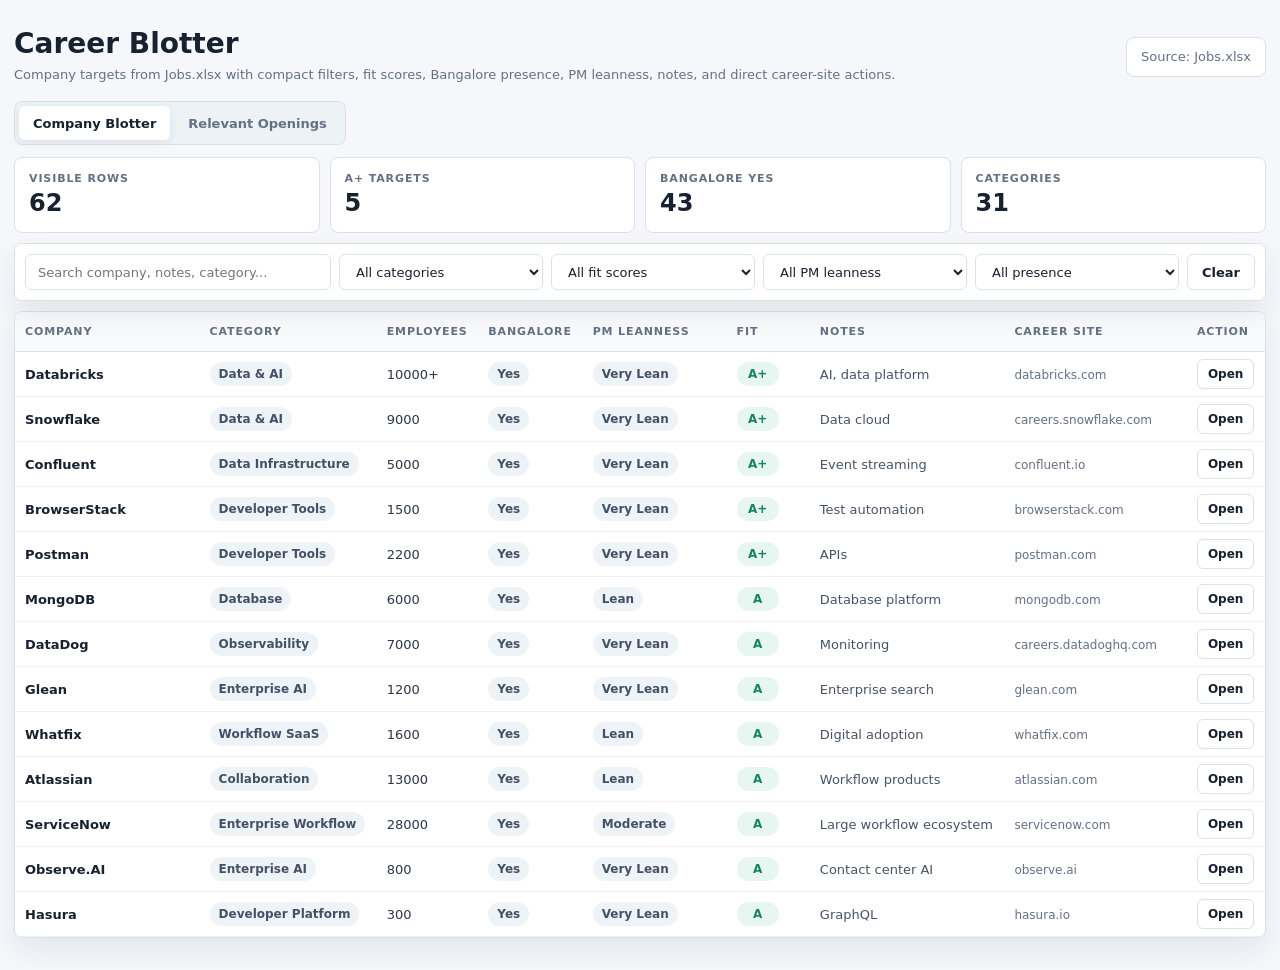
<file: jobs-career-tracker.html>
<!doctype html>
<html lang="en">
<head>
  <meta charset="utf-8">
  <meta name="viewport" content="width=device-width, initial-scale=1">
  <title>Career Target Tracker</title>
  <style>
    :root {
      --ink: #18212f;
      --muted: #647084;
      --line: #d9e1ea;
      --surface: #ffffff;
      --page: #f5f7fb;
      --blue: #2764d8;
      --blue-soft: #eaf1ff;
      --green: #168363;
      --green-soft: #e8f6f1;
      --amber: #a76600;
      --amber-soft: #fff5dd;
      --red: #b83a44;
      --red-soft: #fff0f1;
      --shadow: 0 12px 28px rgba(24, 33, 47, 0.08);
    }

    * { box-sizing: border-box; }

    body {
      margin: 0;
      min-height: 100vh;
      font-family: Inter, ui-sans-serif, system-ui, -apple-system, BlinkMacSystemFont, "Segoe UI", sans-serif;
      color: var(--ink);
      background: var(--page);
    }

    .shell {
      width: min(1400px, calc(100% - 28px));
      margin: 0 auto;
      padding: 18px 0 32px;
    }

    header {
      display: grid;
      grid-template-columns: 1fr auto;
      gap: 24px;
      align-items: center;
      padding: 10px 0 14px;
    }

    h1 {
      margin: 0;
      font-size: 28px;
      line-height: 1.15;
      letter-spacing: 0;
    }

    .subtitle {
      max-width: 900px;
      margin: 6px 0 0;
      color: var(--muted);
      font-size: 13px;
      line-height: 1.45;
    }

    .source-pill {
      display: inline-flex;
      align-items: center;
      justify-content: center;
      min-height: 40px;
      padding: 0 14px;
      border: 1px solid var(--line);
      border-radius: 8px;
      background: var(--surface);
      color: var(--muted);
      font-size: 13px;
      white-space: nowrap;
    }

    .tabs {
      display: inline-grid;
      grid-auto-flow: column;
      gap: 4px;
      padding: 4px;
      border: 1px solid var(--line);
      border-radius: 8px;
      background: #edf2f7;
      margin: 2px 0 12px;
    }

    .tab {
      min-height: 34px;
      border: 0;
      border-radius: 6px;
      background: transparent;
      color: var(--muted);
      padding: 0 14px;
      font-size: 13px;
      font-weight: 800;
      white-space: nowrap;
    }

    .tab.active {
      background: var(--surface);
      color: var(--ink);
      box-shadow: 0 2px 8px rgba(24, 33, 47, 0.08);
    }

    .panel {
      display: none;
    }

    .panel.active {
      display: block;
    }

    .stats {
      display: grid;
      grid-template-columns: repeat(4, minmax(0, 1fr));
      gap: 10px;
      margin-bottom: 10px;
    }

    .stat {
      min-height: 76px;
      padding: 14px;
      border: 1px solid var(--line);
      border-radius: 8px;
      background: var(--surface);
    }

    .stat span {
      display: block;
      color: var(--muted);
      font-size: 11px;
      font-weight: 700;
      text-transform: uppercase;
      letter-spacing: 0.08em;
    }

    .stat strong {
      display: block;
      margin-top: 6px;
      font-size: 24px;
      line-height: 1;
    }

    .toolbar {
      position: sticky;
      top: 0;
      z-index: 10;
      display: grid;
      grid-template-columns: 1.5fr repeat(4, minmax(132px, 1fr)) auto;
      gap: 8px;
      padding: 10px;
      border: 1px solid var(--line);
      border-radius: 8px;
      background: rgba(255, 255, 255, 0.92);
      box-shadow: var(--shadow);
      backdrop-filter: blur(16px);
    }

    input, select, button {
      width: 100%;
      min-height: 36px;
      border: 1px solid var(--line);
      border-radius: 6px;
      background: #fff;
      color: var(--ink);
      font: inherit;
      font-size: 13px;
    }

    input, select {
      padding: 0 12px;
    }

    button {
      cursor: pointer;
      padding: 0 14px;
      font-weight: 700;
    }

    button:hover, a.career:hover, .tab:hover {
      border-color: var(--blue);
      color: var(--blue);
    }

    .blotter {
      margin-top: 10px;
      border: 1px solid var(--line);
      border-radius: 8px;
      background: var(--surface);
      box-shadow: var(--shadow);
      overflow: hidden;
    }

    .table-wrap {
      width: 100%;
      overflow: auto;
      max-height: calc(100vh - 275px);
    }

    table {
      width: 100%;
      min-width: 1120px;
      border-collapse: separate;
      border-spacing: 0;
    }

    thead th {
      position: sticky;
      top: 0;
      z-index: 2;
      height: 40px;
      padding: 0 10px;
      border-bottom: 1px solid var(--line);
      background: #f8fafc;
      color: var(--muted);
      font-size: 11px;
      font-weight: 800;
      text-align: left;
      text-transform: uppercase;
      letter-spacing: 0.08em;
      white-space: nowrap;
    }

    tbody td {
      height: 44px;
      padding: 7px 10px;
      border-bottom: 1px solid #edf1f6;
      color: #2d3747;
      font-size: 13px;
      vertical-align: middle;
    }

    tbody tr:hover {
      background: #f7fbff;
    }

    tbody tr:last-child td {
      border-bottom: 0;
    }

    .company-cell {
      font-weight: 800;
      color: var(--ink);
      white-space: nowrap;
    }

    .notes-cell {
      max-width: 310px;
      color: #475366;
      overflow: hidden;
      text-overflow: ellipsis;
      white-space: nowrap;
    }

    .num-cell {
      font-variant-numeric: tabular-nums;
      white-space: nowrap;
    }

    .chip {
      display: inline-flex;
      align-items: center;
      justify-content: center;
      min-height: 24px;
      padding: 0 9px;
      border-radius: 999px;
      background: #eef3f8;
      color: #435065;
      font-size: 12px;
      font-weight: 800;
      white-space: nowrap;
    }

    .fit {
      min-width: 42px;
      background: var(--blue-soft);
      color: var(--blue);
    }

    a.career {
      display: inline-flex;
      align-items: center;
      justify-content: center;
      min-height: 30px;
      padding: 0 10px;
      border: 1px solid var(--line);
      border-radius: 6px;
      color: var(--ink);
      background: #fff;
      text-decoration: none;
      font-weight: 800;
      font-size: 12px;
      white-space: nowrap;
    }

    .domain {
      color: var(--muted);
      font-size: 12px;
      overflow: hidden;
      text-overflow: ellipsis;
      white-space: nowrap;
    }

    .empty {
      display: none;
      margin-top: 18px;
      padding: 28px;
      border: 1px dashed var(--line);
      border-radius: 8px;
      background: #fff;
      color: var(--muted);
      text-align: center;
    }

    .openings-placeholder {
      margin-top: 10px;
      border: 1px solid var(--line);
      border-radius: 8px;
      background: var(--surface);
      box-shadow: var(--shadow);
      overflow: hidden;
    }

    .placeholder-body {
      padding: 32px;
      color: var(--muted);
      text-align: center;
    }

    .tag-green { background: var(--green-soft); color: var(--green); }
    .tag-amber { background: var(--amber-soft); color: var(--amber); }
    .tag-red { background: var(--red-soft); color: var(--red); }

    @media (max-width: 920px) {
      header, .toolbar {
        grid-template-columns: 1fr;
      }

      .stats {
        grid-template-columns: repeat(2, minmax(0, 1fr));
      }
    }

    @media (max-width: 640px) {
      .shell { width: min(100% - 20px, 1180px); padding-top: 14px; }
      .stats { grid-template-columns: 1fr; }
      .toolbar { position: static; }
      .source-pill { white-space: normal; }
      .tabs { width: 100%; grid-auto-flow: row; }
    }
  </style>
</head>
<body>
  <main class="shell">
    <header>
      <div>
        <h1>Career Blotter</h1>
        <p class="subtitle">Company targets from Jobs.xlsx with compact filters, fit scores, Bangalore presence, PM leanness, notes, and direct career-site actions.</p>
      </div>
      <div class="source-pill">Source: Jobs.xlsx</div>
    </header>

    <nav class="tabs" aria-label="Views">
      <button class="tab active" type="button" data-tab="companies">Company Blotter</button>
      <button class="tab" type="button" data-tab="openings">Relevant Openings</button>
    </nav>

    <section id="companiesPanel" class="panel active">
      <section class="stats" aria-label="Summary">
        <div class="stat"><span>Visible Rows</span><strong id="statTotal">0</strong></div>
        <div class="stat"><span>A+ Targets</span><strong id="statTop">0</strong></div>
        <div class="stat"><span>Bangalore Yes</span><strong id="statBlr">0</strong></div>
        <div class="stat"><span>Categories</span><strong id="statCategories">0</strong></div>
      </section>

      <section class="toolbar" aria-label="Filters">
        <input id="search" type="search" placeholder="Search company, notes, category...">
        <select id="category">
          <option value="">All categories</option>
          <option value="AI">AI</option>
<option value="AI Frameworks">AI Frameworks</option>
<option value="AI Hardware">AI Hardware</option>
<option value="AI Infra">AI Infra</option>
<option value="AI Infrastructure">AI Infrastructure</option>
<option value="AI Platform">AI Platform</option>
<option value="AI Tooling">AI Tooling</option>
<option value="Automation">Automation</option>
<option value="Collaboration">Collaboration</option>
<option value="Data &amp; AI">Data &amp; AI</option>
<option value="Data Infrastructure">Data Infrastructure</option>
<option value="Data Platform">Data Platform</option>
<option value="Database">Database</option>
<option value="Defense Tech">Defense Tech</option>
<option value="Dev Tools">Dev Tools</option>
<option value="Developer Platform">Developer Platform</option>
<option value="Developer Tools">Developer Tools</option>
<option value="Enterprise AI">Enterprise AI</option>
<option value="Enterprise Workflow">Enterprise Workflow</option>
<option value="Fintech">Fintech</option>
<option value="Fintech/Data">Fintech/Data</option>
<option value="Graph DB">Graph DB</option>
<option value="Infrastructure">Infrastructure</option>
<option value="Internal Tools">Internal Tools</option>
<option value="Observability">Observability</option>
<option value="Process Mining">Process Mining</option>
<option value="SaaS">SaaS</option>
<option value="Search Platform">Search Platform</option>
<option value="Security">Security</option>
<option value="Vector DB">Vector DB</option>
<option value="Workflow SaaS">Workflow SaaS</option>
        </select>
        <select id="fit">
          <option value="">All fit scores</option>
          <option value="A">A</option>
<option value="A+">A+</option>
<option value="B+">B+</option>
<option value="Dream">Dream</option>
        </select>
        <select id="lean">
          <option value="">All PM leanness</option>
          <option value="Extremely Lean">Extremely Lean</option>
<option value="Lean">Lean</option>
<option value="Moderate">Moderate</option>
<option value="Very Lean">Very Lean</option>
        </select>
        <select id="presence">
          <option value="">All presence</option>
          <option value="Growing">Growing</option>
<option value="Limited">Limited</option>
<option value="Remote">Remote</option>
<option value="Yes">Yes</option>
        </select>
        <button id="clear" type="button">Clear</button>
      </section>

      <section class="blotter" aria-live="polite">
        <div class="table-wrap">
          <table>
            <thead>
              <tr>
                <th>Company</th>
                <th>Category</th>
                <th>Employees</th>
                <th>Bangalore</th>
                <th>PM Leanness</th>
                <th>Fit</th>
                <th>Notes</th>
                <th>Career Site</th>
                <th>Action</th>
              </tr>
            </thead>
            <tbody id="rows"></tbody>
          </table>
        </div>
      </section>
      <section id="empty" class="empty">No matching rows.</section>
    </section>

    <section id="openingsPanel" class="panel">
      <section class="stats" aria-label="Openings Summary">
        <div class="stat"><span>Matched Jobs</span><strong>0</strong></div>
        <div class="stat"><span>High Fit</span><strong>0</strong></div>
        <div class="stat"><span>Bangalore/Remote</span><strong>0</strong></div>
        <div class="stat"><span>Companies</span><strong>0</strong></div>
      </section>
      <section class="openings-placeholder">
        <div class="table-wrap">
          <table>
            <thead>
              <tr>
                <th>Role</th>
                <th>Company</th>
                <th>Location</th>
                <th>Match</th>
                <th>Posted</th>
                <th>Source</th>
                <th>Action</th>
              </tr>
            </thead>
          </table>
        </div>
        <div class="placeholder-body">No openings loaded yet.</div>
      </section>
    </section>
  </main>

  <script>
    const jobs = [{"Company": "Databricks", "Category": "Data & AI", "Approx Employees": "10000+", "Bangalore Presence": "Yes", "PM Leanness": "Very Lean", "Fit For Vikas": "A+", "Notes": "AI, data platform", "Career Site": "https://www.databricks.com/company/careers", "Search Text": "databricks data & ai 10000+ yes very lean a+ ai, data platform https://www.databricks.com/company/careers"}, {"Company": "Snowflake", "Category": "Data & AI", "Approx Employees": "9000", "Bangalore Presence": "Yes", "PM Leanness": "Very Lean", "Fit For Vikas": "A+", "Notes": "Data cloud", "Career Site": "https://careers.snowflake.com/", "Search Text": "snowflake data & ai 9000 yes very lean a+ data cloud https://careers.snowflake.com/"}, {"Company": "Confluent", "Category": "Data Infrastructure", "Approx Employees": "5000", "Bangalore Presence": "Yes", "PM Leanness": "Very Lean", "Fit For Vikas": "A+", "Notes": "Event streaming", "Career Site": "https://www.confluent.io/careers/", "Search Text": "confluent data infrastructure 5000 yes very lean a+ event streaming https://www.confluent.io/careers/"}, {"Company": "BrowserStack", "Category": "Developer Tools", "Approx Employees": "1500", "Bangalore Presence": "Yes", "PM Leanness": "Very Lean", "Fit For Vikas": "A+", "Notes": "Test automation", "Career Site": "https://www.browserstack.com/careers", "Search Text": "browserstack developer tools 1500 yes very lean a+ test automation https://www.browserstack.com/careers"}, {"Company": "Postman", "Category": "Developer Tools", "Approx Employees": "2200", "Bangalore Presence": "Yes", "PM Leanness": "Very Lean", "Fit For Vikas": "A+", "Notes": "APIs", "Career Site": "https://www.postman.com/company/careers/", "Search Text": "postman developer tools 2200 yes very lean a+ apis https://www.postman.com/company/careers/"}, {"Company": "MongoDB", "Category": "Database", "Approx Employees": "6000", "Bangalore Presence": "Yes", "PM Leanness": "Lean", "Fit For Vikas": "A", "Notes": "Database platform", "Career Site": "https://www.mongodb.com/company/careers", "Search Text": "mongodb database 6000 yes lean a database platform https://www.mongodb.com/company/careers"}, {"Company": "DataDog", "Category": "Observability", "Approx Employees": "7000", "Bangalore Presence": "Yes", "PM Leanness": "Very Lean", "Fit For Vikas": "A", "Notes": "Monitoring", "Career Site": "https://careers.datadoghq.com/", "Search Text": "datadog observability 7000 yes very lean a monitoring https://careers.datadoghq.com/"}, {"Company": "Glean", "Category": "Enterprise AI", "Approx Employees": "1200", "Bangalore Presence": "Yes", "PM Leanness": "Very Lean", "Fit For Vikas": "A", "Notes": "Enterprise search", "Career Site": "https://www.glean.com/careers", "Search Text": "glean enterprise ai 1200 yes very lean a enterprise search https://www.glean.com/careers"}, {"Company": "Whatfix", "Category": "Workflow SaaS", "Approx Employees": "1600", "Bangalore Presence": "Yes", "PM Leanness": "Lean", "Fit For Vikas": "A", "Notes": "Digital adoption", "Career Site": "https://whatfix.com/careers/", "Search Text": "whatfix workflow saas 1600 yes lean a digital adoption https://whatfix.com/careers/"}, {"Company": "Atlassian", "Category": "Collaboration", "Approx Employees": "13000", "Bangalore Presence": "Yes", "PM Leanness": "Lean", "Fit For Vikas": "A", "Notes": "Workflow products", "Career Site": "https://www.atlassian.com/company/careers", "Search Text": "atlassian collaboration 13000 yes lean a workflow products https://www.atlassian.com/company/careers"}, {"Company": "ServiceNow", "Category": "Enterprise Workflow", "Approx Employees": "28000", "Bangalore Presence": "Yes", "PM Leanness": "Moderate", "Fit For Vikas": "A", "Notes": "Large workflow ecosystem", "Career Site": "https://www.servicenow.com/careers.html", "Search Text": "servicenow enterprise workflow 28000 yes moderate a large workflow ecosystem https://www.servicenow.com/careers.html"}, {"Company": "Observe.AI", "Category": "Enterprise AI", "Approx Employees": "800", "Bangalore Presence": "Yes", "PM Leanness": "Very Lean", "Fit For Vikas": "A", "Notes": "Contact center AI", "Career Site": "https://www.observe.ai/careers", "Search Text": "observe.ai enterprise ai 800 yes very lean a contact center ai https://www.observe.ai/careers"}, {"Company": "Hasura", "Category": "Developer Platform", "Approx Employees": "300", "Bangalore Presence": "Yes", "PM Leanness": "Very Lean", "Fit For Vikas": "A", "Notes": "GraphQL", "Career Site": "https://hasura.io/careers/", "Search Text": "hasura developer platform 300 yes very lean a graphql https://hasura.io/careers/"}, {"Company": "Sarvam AI", "Category": "AI", "Approx Employees": "300", "Bangalore Presence": "Yes", "PM Leanness": "Extremely Lean", "Fit For Vikas": "A", "Notes": "Indian LLM", "Career Site": "https://www.sarvam.ai/careers", "Search Text": "sarvam ai ai 300 yes extremely lean a indian llm https://www.sarvam.ai/careers"}, {"Company": "TrueFoundry", "Category": "AI Infra", "Approx Employees": "300", "Bangalore Presence": "Yes", "PM Leanness": "Extremely Lean", "Fit For Vikas": "A", "Notes": "MLOps", "Career Site": "https://www.truefoundry.com/careers", "Search Text": "truefoundry ai infra 300 yes extremely lean a mlops https://www.truefoundry.com/careers"}, {"Company": "Weights & Biases", "Category": "AI Tooling", "Approx Employees": "1000", "Bangalore Presence": "Yes", "PM Leanness": "Very Lean", "Fit For Vikas": "A", "Notes": "ML tooling", "Career Site": "https://wandb.ai/careers", "Search Text": "weights & biases ai tooling 1000 yes very lean a ml tooling https://wandb.ai/careers"}, {"Company": "Hugging Face", "Category": "AI Platform", "Approx Employees": "1000", "Bangalore Presence": "Remote", "PM Leanness": "Lean", "Fit For Vikas": "A", "Notes": "Open AI ecosystem", "Career Site": "https://huggingface.co/jobs", "Search Text": "hugging face ai platform 1000 remote lean a open ai ecosystem https://huggingface.co/jobs"}, {"Company": "Scale AI", "Category": "AI Infrastructure", "Approx Employees": "3000+", "Bangalore Presence": "Yes", "PM Leanness": "Lean", "Fit For Vikas": "A", "Notes": "Data infrastructure", "Career Site": "https://scale.com/careers", "Search Text": "scale ai ai infrastructure 3000+ yes lean a data infrastructure https://scale.com/careers"}, {"Company": "LangChain", "Category": "AI Frameworks", "Approx Employees": "300", "Bangalore Presence": "Remote", "PM Leanness": "Very Lean", "Fit For Vikas": "A", "Notes": "Agent ecosystem", "Career Site": "https://www.langchain.com/careers", "Search Text": "langchain ai frameworks 300 remote very lean a agent ecosystem https://www.langchain.com/careers"}, {"Company": "Together AI", "Category": "AI Infra", "Approx Employees": "500", "Bangalore Presence": "Remote", "PM Leanness": "Lean", "Fit For Vikas": "A", "Notes": "Foundation models", "Career Site": "https://www.together.ai/careers", "Search Text": "together ai ai infra 500 remote lean a foundation models https://www.together.ai/careers"}, {"Company": "Groq", "Category": "AI Hardware", "Approx Employees": "1000", "Bangalore Presence": "Growing", "PM Leanness": "Lean", "Fit For Vikas": "A", "Notes": "AI inference", "Career Site": "https://groq.com/careers/", "Search Text": "groq ai hardware 1000 growing lean a ai inference https://groq.com/careers/"}, {"Company": "NVIDIA", "Category": "AI Infrastructure", "Approx Employees": "36000+", "Bangalore Presence": "Yes", "PM Leanness": "Lean", "Fit For Vikas": "A", "Notes": "AI hardware/software", "Career Site": "https://www.nvidia.com/en-us/about-nvidia/careers/", "Search Text": "nvidia ai infrastructure 36000+ yes lean a ai hardware/software https://www.nvidia.com/en-us/about-nvidia/careers/"}, {"Company": "Cloudflare", "Category": "Infrastructure", "Approx Employees": "4500", "Bangalore Presence": "Yes", "PM Leanness": "Lean", "Fit For Vikas": "A", "Notes": "Internet platform", "Career Site": "https://www.cloudflare.com/careers/", "Search Text": "cloudflare infrastructure 4500 yes lean a internet platform https://www.cloudflare.com/careers/"}, {"Company": "HashiCorp", "Category": "Infrastructure", "Approx Employees": "2500", "Bangalore Presence": "Yes", "PM Leanness": "Lean", "Fit For Vikas": "A", "Notes": "Infrastructure automation", "Career Site": "https://www.hashicorp.com/careers", "Search Text": "hashicorp infrastructure 2500 yes lean a infrastructure automation https://www.hashicorp.com/careers"}, {"Company": "Elastic", "Category": "Search Platform", "Approx Employees": "3000", "Bangalore Presence": "Yes", "PM Leanness": "Lean", "Fit For Vikas": "A", "Notes": "Search & analytics", "Career Site": "https://www.elastic.co/careers", "Search Text": "elastic search platform 3000 yes lean a search & analytics https://www.elastic.co/careers"}, {"Company": "Grafana Labs", "Category": "Observability", "Approx Employees": "2500", "Bangalore Presence": "Yes", "PM Leanness": "Lean", "Fit For Vikas": "A", "Notes": "Monitoring", "Career Site": "https://grafana.com/about/careers/", "Search Text": "grafana labs observability 2500 yes lean a monitoring https://grafana.com/about/careers/"}, {"Company": "Fivetran", "Category": "Data Platform", "Approx Employees": "3000", "Bangalore Presence": "Yes", "PM Leanness": "Lean", "Fit For Vikas": "A", "Notes": "Data movement", "Career Site": "https://www.fivetran.com/careers", "Search Text": "fivetran data platform 3000 yes lean a data movement https://www.fivetran.com/careers"}, {"Company": "Airbyte", "Category": "Data Platform", "Approx Employees": "500", "Bangalore Presence": "Remote", "PM Leanness": "Lean", "Fit For Vikas": "A", "Notes": "Open source ETL", "Career Site": "https://airbyte.com/careers", "Search Text": "airbyte data platform 500 remote lean a open source etl https://airbyte.com/careers"}, {"Company": "Cockroach Labs", "Category": "Database", "Approx Employees": "800", "Bangalore Presence": "Remote", "PM Leanness": "Lean", "Fit For Vikas": "A", "Notes": "Distributed DB", "Career Site": "https://www.cockroachlabs.com/careers/", "Search Text": "cockroach labs database 800 remote lean a distributed db https://www.cockroachlabs.com/careers/"}, {"Company": "Redis", "Category": "Database", "Approx Employees": "1200", "Bangalore Presence": "Remote", "PM Leanness": "Lean", "Fit For Vikas": "A", "Notes": "In-memory platform", "Career Site": "https://redis.io/careers/", "Search Text": "redis database 1200 remote lean a in-memory platform https://redis.io/careers/"}, {"Company": "Pinecone", "Category": "Vector DB", "Approx Employees": "500", "Bangalore Presence": "Remote", "PM Leanness": "Lean", "Fit For Vikas": "A", "Notes": "AI search", "Career Site": "https://www.pinecone.io/careers/", "Search Text": "pinecone vector db 500 remote lean a ai search https://www.pinecone.io/careers/"}, {"Company": "Neo4j", "Category": "Graph DB", "Approx Employees": "1000", "Bangalore Presence": "Yes", "PM Leanness": "Lean", "Fit For Vikas": "A", "Notes": "Knowledge graphs", "Career Site": "https://neo4j.com/careers/", "Search Text": "neo4j graph db 1000 yes lean a knowledge graphs https://neo4j.com/careers/"}, {"Company": "Celonis", "Category": "Process Mining", "Approx Employees": "3000", "Bangalore Presence": "Yes", "PM Leanness": "Lean", "Fit For Vikas": "A", "Notes": "Enterprise workflows", "Career Site": "https://www.celonis.com/careers/", "Search Text": "celonis process mining 3000 yes lean a enterprise workflows https://www.celonis.com/careers/"}, {"Company": "Retool", "Category": "Internal Tools", "Approx Employees": "600", "Bangalore Presence": "Remote", "PM Leanness": "Very Lean", "Fit For Vikas": "A", "Notes": "App builders", "Career Site": "https://retool.com/careers", "Search Text": "retool internal tools 600 remote very lean a app builders https://retool.com/careers"}, {"Company": "Workato", "Category": "Automation", "Approx Employees": "1500", "Bangalore Presence": "Yes", "PM Leanness": "Lean", "Fit For Vikas": "A", "Notes": "Workflow automation", "Career Site": "https://www.workato.com/careers", "Search Text": "workato automation 1500 yes lean a workflow automation https://www.workato.com/careers"}, {"Company": "UiPath", "Category": "Automation", "Approx Employees": "4000", "Bangalore Presence": "Yes", "PM Leanness": "Lean", "Fit For Vikas": "A", "Notes": "RPA", "Career Site": "https://www.uipath.com/company/careers", "Search Text": "uipath automation 4000 yes lean a rpa https://www.uipath.com/company/careers"}, {"Company": "Automation Anywhere", "Category": "Automation", "Approx Employees": "3000", "Bangalore Presence": "Yes", "PM Leanness": "Lean", "Fit For Vikas": "A", "Notes": "Enterprise automation", "Career Site": "https://www.automationanywhere.com/company/careers", "Search Text": "automation anywhere automation 3000 yes lean a enterprise automation https://www.automationanywhere.com/company/careers"}, {"Company": "Freshworks", "Category": "SaaS", "Approx Employees": "5000", "Bangalore Presence": "Yes", "PM Leanness": "Moderate", "Fit For Vikas": "B+", "Notes": "Large SaaS suite", "Career Site": "https://www.freshworks.com/company/careers/", "Search Text": "freshworks saas 5000 yes moderate b+ large saas suite https://www.freshworks.com/company/careers/"}, {"Company": "Zoho", "Category": "SaaS", "Approx Employees": "18000", "Bangalore Presence": "Yes", "PM Leanness": "Lean", "Fit For Vikas": "B+", "Notes": "Huge product ecosystem", "Career Site": "https://www.zoho.com/careers/", "Search Text": "zoho saas 18000 yes lean b+ huge product ecosystem https://www.zoho.com/careers/"}, {"Company": "Chargebee", "Category": "SaaS", "Approx Employees": "1800", "Bangalore Presence": "Yes", "PM Leanness": "Lean", "Fit For Vikas": "B+", "Notes": "Billing systems", "Career Site": "https://www.chargebee.com/careers/", "Search Text": "chargebee saas 1800 yes lean b+ billing systems https://www.chargebee.com/careers/"}, {"Company": "MoEngage", "Category": "SaaS", "Approx Employees": "1500", "Bangalore Presence": "Yes", "PM Leanness": "Lean", "Fit For Vikas": "B+", "Notes": "Engagement platform", "Career Site": "https://www.moengage.com/careers/", "Search Text": "moengage saas 1500 yes lean b+ engagement platform https://www.moengage.com/careers/"}, {"Company": "Darwinbox", "Category": "SaaS", "Approx Employees": "1500", "Bangalore Presence": "Yes", "PM Leanness": "Lean", "Fit For Vikas": "B+", "Notes": "HR platform", "Career Site": "https://darwinbox.com/careers/", "Search Text": "darwinbox saas 1500 yes lean b+ hr platform https://darwinbox.com/careers/"}, {"Company": "Razorpay", "Category": "Fintech", "Approx Employees": "3500", "Bangalore Presence": "Yes", "PM Leanness": "Lean", "Fit For Vikas": "B+", "Notes": "Payments platform", "Career Site": "https://razorpay.com/jobs/", "Search Text": "razorpay fintech 3500 yes lean b+ payments platform https://razorpay.com/jobs/"}, {"Company": "Juspay", "Category": "Fintech", "Approx Employees": "1500", "Bangalore Presence": "Yes", "PM Leanness": "Lean", "Fit For Vikas": "B+", "Notes": "Payment infra", "Career Site": "https://juspay.in/careers/", "Search Text": "juspay fintech 1500 yes lean b+ payment infra https://juspay.in/careers/"}, {"Company": "Perfios", "Category": "Fintech/Data", "Approx Employees": "4000", "Bangalore Presence": "Yes", "PM Leanness": "Moderate", "Fit For Vikas": "B+", "Notes": "Data-heavy fintech", "Career Site": "https://www.perfios.com/careers/", "Search Text": "perfios fintech/data 4000 yes moderate b+ data-heavy fintech https://www.perfios.com/careers/"}, {"Company": "Yubi", "Category": "Fintech", "Approx Employees": "1500", "Bangalore Presence": "Yes", "PM Leanness": "Lean", "Fit For Vikas": "B+", "Notes": "Debt marketplace", "Career Site": "https://www.go-yubi.com/careers/", "Search Text": "yubi fintech 1500 yes lean b+ debt marketplace https://www.go-yubi.com/careers/"}, {"Company": "OpenAI", "Category": "AI", "Approx Employees": "5000+", "Bangalore Presence": "Remote", "PM Leanness": "Lean", "Fit For Vikas": "Dream", "Notes": "Difficult entry", "Career Site": "https://openai.com/careers/", "Search Text": "openai ai 5000+ remote lean dream difficult entry https://openai.com/careers/"}, {"Company": "Anthropic", "Category": "AI", "Approx Employees": "2000+", "Bangalore Presence": "Remote", "PM Leanness": "Lean", "Fit For Vikas": "Dream", "Notes": "Difficult entry", "Career Site": "https://www.anthropic.com/careers", "Search Text": "anthropic ai 2000+ remote lean dream difficult entry https://www.anthropic.com/careers"}, {"Company": "Perplexity", "Category": "AI", "Approx Employees": "1000", "Bangalore Presence": "Growing", "PM Leanness": "Lean", "Fit For Vikas": "Dream", "Notes": "AI search", "Career Site": "https://www.perplexity.ai/hub/careers", "Search Text": "perplexity ai 1000 growing lean dream ai search https://www.perplexity.ai/hub/careers"}, {"Company": "Cohere", "Category": "AI", "Approx Employees": "1500", "Bangalore Presence": "Remote", "PM Leanness": "Lean", "Fit For Vikas": "Dream", "Notes": "Enterprise AI", "Career Site": "https://cohere.com/careers", "Search Text": "cohere ai 1500 remote lean dream enterprise ai https://cohere.com/careers"}, {"Company": "Mistral AI", "Category": "AI", "Approx Employees": "1000", "Bangalore Presence": "Remote", "PM Leanness": "Lean", "Fit For Vikas": "Dream", "Notes": "Foundation models", "Career Site": "https://mistral.ai/careers", "Search Text": "mistral ai ai 1000 remote lean dream foundation models https://mistral.ai/careers"}, {"Company": "Palantir", "Category": "Data Platform", "Approx Employees": "4000", "Bangalore Presence": "Limited", "PM Leanness": "Lean", "Fit For Vikas": "Dream", "Notes": "Complex systems", "Career Site": "https://www.palantir.com/careers/", "Search Text": "palantir data platform 4000 limited lean dream complex systems https://www.palantir.com/careers/"}, {"Company": "Anduril", "Category": "Defense Tech", "Approx Employees": "4000", "Bangalore Presence": "Limited", "PM Leanness": "Lean", "Fit For Vikas": "Dream", "Notes": "Systems-heavy", "Career Site": "https://www.anduril.com/careers/", "Search Text": "anduril defense tech 4000 limited lean dream systems-heavy https://www.anduril.com/careers/"}, {"Company": "GitLab", "Category": "Dev Tools", "Approx Employees": "2500", "Bangalore Presence": "Remote", "PM Leanness": "Lean", "Fit For Vikas": "A", "Notes": "Developer platform", "Career Site": "https://about.gitlab.com/jobs/", "Search Text": "gitlab dev tools 2500 remote lean a developer platform https://about.gitlab.com/jobs/"}, {"Company": "GitHub", "Category": "Dev Tools", "Approx Employees": "3500", "Bangalore Presence": "Yes", "PM Leanness": "Lean", "Fit For Vikas": "A", "Notes": "Developer ecosystem", "Career Site": "https://www.github.careers/careers-home", "Search Text": "github dev tools 3500 yes lean a developer ecosystem https://www.github.careers/careers-home"}, {"Company": "Docker", "Category": "Dev Tools", "Approx Employees": "1000", "Bangalore Presence": "Remote", "PM Leanness": "Lean", "Fit For Vikas": "A", "Notes": "Containers", "Career Site": "https://www.docker.com/career-openings/", "Search Text": "docker dev tools 1000 remote lean a containers https://www.docker.com/career-openings/"}, {"Company": "Okta", "Category": "Security", "Approx Employees": "7000", "Bangalore Presence": "Yes", "PM Leanness": "Lean", "Fit For Vikas": "A", "Notes": "Identity platform", "Career Site": "https://www.okta.com/company/careers/", "Search Text": "okta security 7000 yes lean a identity platform https://www.okta.com/company/careers/"}, {"Company": "CrowdStrike", "Category": "Security", "Approx Employees": "11000", "Bangalore Presence": "Yes", "PM Leanness": "Lean", "Fit For Vikas": "A", "Notes": "Security platform", "Career Site": "https://www.crowdstrike.com/careers/", "Search Text": "crowdstrike security 11000 yes lean a security platform https://www.crowdstrike.com/careers/"}, {"Company": "Wiz", "Category": "Security", "Approx Employees": "2000", "Bangalore Presence": "Growing", "PM Leanness": "Lean", "Fit For Vikas": "A", "Notes": "Cloud security", "Career Site": "https://www.wiz.io/careers", "Search Text": "wiz security 2000 growing lean a cloud security https://www.wiz.io/careers"}, {"Company": "Palo Alto Networks", "Category": "Security", "Approx Employees": "15000+", "Bangalore Presence": "Yes", "PM Leanness": "Lean", "Fit For Vikas": "A", "Notes": "Enterprise security", "Career Site": "https://jobs.paloaltonetworks.com/", "Search Text": "palo alto networks security 15000+ yes lean a enterprise security https://jobs.paloaltonetworks.com/"}, {"Company": "SentinelOne", "Category": "Security", "Approx Employees": "2500", "Bangalore Presence": "Yes", "PM Leanness": "Lean", "Fit For Vikas": "A", "Notes": "Cybersecurity", "Career Site": "https://www.sentinelone.com/careers/", "Search Text": "sentinelone security 2500 yes lean a cybersecurity https://www.sentinelone.com/careers/"}, {"Company": "Splunk", "Category": "Observability", "Approx Employees": "7000", "Bangalore Presence": "Yes", "PM Leanness": "Lean", "Fit For Vikas": "A", "Notes": "Data/monitoring", "Career Site": "https://www.splunk.com/en_us/careers.html", "Search Text": "splunk observability 7000 yes lean a data/monitoring https://www.splunk.com/en_us/careers.html"}];
    const state = { search: "", category: "", fit: "", lean: "", presence: "" };
    const els = {
      rows: document.querySelector("#rows"),
      empty: document.querySelector("#empty"),
      search: document.querySelector("#search"),
      category: document.querySelector("#category"),
      fit: document.querySelector("#fit"),
      lean: document.querySelector("#lean"),
      presence: document.querySelector("#presence"),
      clear: document.querySelector("#clear"),
      statTotal: document.querySelector("#statTotal"),
      statTop: document.querySelector("#statTop"),
      statBlr: document.querySelector("#statBlr"),
      statCategories: document.querySelector("#statCategories")
    };

    const domain = (url) => {
      try { return new URL(url).hostname.replace(/^www\./, ""); }
      catch { return "Career site"; }
    };

    const escapeHtml = (value) => String(value || "").replace(/[&<>"']/g, char => ({
      "&": "&amp;",
      "<": "&lt;",
      ">": "&gt;",
      "\"": "&quot;",
      "'": "&#39;"
    }[char]));

    function fitTone(fit) {
      if (fit === "A+" || fit === "A") return "tag-green";
      if (fit === "B" || fit === "B+") return "tag-amber";
      if (fit === "Dream") return "tag-red";
      return "";
    }

    function row(job) {
      const url = job["Career Site"];
      return `<tr>
        <td class="company-cell">${escapeHtml(job.Company)}</td>
        <td><span class="chip">${escapeHtml(job.Category)}</span></td>
        <td class="num-cell">${escapeHtml(job["Approx Employees"])}</td>
        <td><span class="chip">${escapeHtml(job["Bangalore Presence"])}</span></td>
        <td><span class="chip">${escapeHtml(job["PM Leanness"])}</span></td>
        <td><span class="chip fit ${fitTone(job["Fit For Vikas"])}">${escapeHtml(job["Fit For Vikas"])}</span></td>
        <td class="notes-cell" title="${escapeHtml(job.Notes)}">${escapeHtml(job.Notes)}</td>
        <td><span class="domain">${escapeHtml(domain(url))}</span></td>
        <td><a class="career" href="${escapeHtml(url)}" target="_blank" rel="noreferrer">Open</a></td>
      </tr>`;
    }

    function matches(job) {
      const query = state.search.trim().toLowerCase();
      return (!query || job["Search Text"].includes(query))
        && (!state.category || job.Category === state.category)
        && (!state.fit || job["Fit For Vikas"] === state.fit)
        && (!state.lean || job["PM Leanness"] === state.lean)
        && (!state.presence || job["Bangalore Presence"] === state.presence);
    }

    function render() {
      const visible = jobs.filter(matches);
      els.rows.innerHTML = visible.map(row).join("");
      els.empty.style.display = visible.length ? "none" : "block";
      els.statTotal.textContent = visible.length;
      els.statTop.textContent = visible.filter(job => job["Fit For Vikas"] === "A+").length;
      els.statBlr.textContent = visible.filter(job => job["Bangalore Presence"].toLowerCase() === "yes").length;
      els.statCategories.textContent = new Set(visible.map(job => job.Category)).size;
    }

    for (const key of ["search", "category", "fit", "lean", "presence"]) {
      els[key].addEventListener("input", event => {
        state[key] = event.target.value;
        render();
      });
    }

    els.clear.addEventListener("click", () => {
      for (const key of Object.keys(state)) {
        state[key] = "";
        els[key].value = "";
      }
      render();
    });

    document.querySelectorAll(".tab").forEach(tab => {
      tab.addEventListener("click", () => {
        document.querySelectorAll(".tab").forEach(item => item.classList.remove("active"));
        document.querySelectorAll(".panel").forEach(item => item.classList.remove("active"));
        tab.classList.add("active");
        document.querySelector(`#${tab.dataset.tab}Panel`).classList.add("active");
      });
    });

    render();
  </script>
</body>
</html>
</file>
<file: portfolio/style.css>
:root{--paper:#fff;--ink:#26332d;--muted:#647067;--line:#e2e6e1;--green:#315345;--lime:#edf2e8;font-family:"Segoe UI",Arial,sans-serif;color:var(--ink);background:var(--paper);font-synthesis:none;scroll-behavior:smooth;scroll-padding-top:24px}
*{box-sizing:border-box}body{margin:0}button,input{font:inherit}a{color:inherit;text-decoration:none}button{cursor:pointer;color:inherit}button:disabled{cursor:default}button,a,input{touch-action:manipulation}button:focus-visible,a:focus-visible,input:focus-visible{outline:3px solid #6f927b;outline-offset:4px}[hidden]{display:none!important}.wrap{max-width:1040px;margin:auto;padding-left:32px;padding-right:32px}.sr-only{position:absolute;width:1px;height:1px;margin:-1px;overflow:hidden;clip:rect(0,0,0,0);white-space:nowrap}.skip-link{position:fixed;top:-80px;left:12px;background:var(--green);color:white;padding:14px;z-index:200}.skip-link:focus{top:12px}::selection{background:#dce9d3}
.header{height:76px;display:flex;align-items:center;justify-content:space-between}.brand{font-size:17px;font-weight:600;letter-spacing:-.3px}.header nav{display:flex;gap:26px;font-size:13px;color:var(--muted)}.header nav a:hover{text-decoration:underline;color:var(--ink)}.hero{padding-top:49px;padding-bottom:39px}.hero h1{font-size:42px;line-height:1.2;letter-spacing:-1.5px;font-weight:550;margin:0 0 19px}.hero-description{font-size:16px;line-height:1.8;color:#526057;max-width:720px;margin:0}.location{font-size:12px;color:#6b766d;margin:16px 0 0}
.section-heading{border-top:1px solid var(--line);padding-top:27px;margin-bottom:22px}.section-heading h2,.about h2{font-size:23px;line-height:1.3;letter-spacing:-.5px;font-weight:550;margin:0}.work-controls{display:flex;justify-content:space-between;align-items:center;gap:14px}.filters{display:flex;gap:4px;flex-wrap:wrap}.filter{border:1px solid transparent;border-radius:4px;background:transparent;padding:9px 10px;font-size:12px;color:#667267}.filter:hover{background:#f4f6f2}.filter.active{background:#edf2e9;color:#2f4937;border-color:#dce5d5}.filter span{font-size:10px;color:#627454;padding-left:4px}.search-box{border:1px solid var(--line);border-radius:4px;padding:9px 10px;display:flex;align-items:center;gap:7px;width:176px;flex-shrink:0}.search-box svg{width:14px;height:14px;fill:none;stroke:#788673;stroke-width:1.7;flex-shrink:0}.search-box input{background:transparent;border:0;font-size:12px;width:100%;min-width:0;color:var(--ink);outline-offset:6px}.result-meta{font-size:11px;color:#778172;margin:19px 0 14px}.project-grid{display:grid;grid-template-columns:repeat(2,minmax(0,1fr));gap:16px}.project-card{position:relative;border:1px solid var(--line);border-radius:6px;background:#fff;display:flex;flex-direction:column;transition:border-color .15s}.project-card:hover{border-color:#9cad99}.project-link{position:absolute;inset:0;z-index:2;border:0;background:transparent;text-align:left;width:100%;border-radius:6px}.project-link:focus-visible{outline-offset:-4px}.card-body{padding:21px 22px 17px;display:flex;flex-direction:column;flex:1}.card-eyebrow{font-size:11px;line-height:1.5;color:#73806e;margin:0 0 9px}.card-body h3{font-size:19px;line-height:1.4;letter-spacing:-.35px;font-weight:550;margin:0 0 10px}.card-description{font-size:13px;line-height:1.7;color:var(--muted);margin:0 0 15px}.card-tags{display:flex;gap:0;flex-wrap:wrap;font-size:11px;color:#74816d;margin-bottom:17px;line-height:1.8}.card-tags span+span:before{content:'·';margin:0 7px;color:#9aa493}.card-bottom{display:flex;justify-content:space-between;align-items:center;margin-top:auto;padding-top:13px;border-top:1px solid #eef0ec;font-size:12px;color:#526c48}.card-bottom>span:last-child{font-size:17px}.work-note{font-size:11px;line-height:1.8;color:#7a8473;margin:22px 0 0}.empty-state{text-align:center;padding:35px 20px;border:1px dashed var(--line);border-radius:6px}.empty-state h3{font-size:17px;font-weight:550}.empty-state p{font-size:13px;color:var(--muted)}.button{display:inline-flex;align-items:center;justify-content:center;gap:16px;padding:12px 16px;font-size:12px;font-weight:550;border-radius:5px;border:1px solid transparent}.primary{background:var(--green);color:#fff}.primary:hover{background:#274736}.secondary{background:#fff;border-color:var(--line)}
.about{display:grid;grid-template-columns:1.2fr 1fr;gap:70px;padding-top:50px;padding-bottom:42px}.about-intro{border-top:1px solid var(--line);padding-top:24px}.about-intro p{font-size:13px;line-height:1.9;color:var(--muted);margin:17px 0 0}.about-details{border-top:1px solid var(--line);padding-top:24px}.toolbox h3{font-size:14px;font-weight:550;margin:0 0 12px}.toolbox p{font-size:13px;color:var(--muted);line-height:1.9;margin:0}.asset-placeholder{font-size:11px;color:#7a8472;line-height:1.8;margin:20px 0 0}.footer{display:flex;justify-content:space-between;align-items:center;gap:16px;padding-top:21px;padding-bottom:24px;font-size:11px;color:#7a8472}.footer:before{content:none}.footer a:hover{text-decoration:underline}.noscript{padding:20px;text-align:center;font-size:13px;background:#f3f5ef}.eyebrow{font-size:10px;letter-spacing:1.2px;font-weight:550;margin:0 0 16px}.micro{font-size:9px;letter-spacing:1.1px;font-weight:550;color:#6e7d62}
/* Case-study reader */
body.modal-open{overflow:hidden}dialog{border:1px solid #d9e1d0;padding:0;border-radius:14px;width:min(1190px,calc(100% - 48px));max-width:none;height:calc(100dvh - 48px);max-height:920px;background:#fbfcf8;color:var(--ink);box-shadow:0 30px 100px #152b3255;overflow:hidden}dialog::backdrop{background:#14251ed9;backdrop-filter:blur(7px)}#case-content{height:100%;display:flex;flex-direction:column}.case-topbar{display:flex;align-items:center;justify-content:space-between;gap:15px;padding:17px 25px;border-bottom:1px solid var(--line);background:#fff}.case-topbar>span{font-size:10px;letter-spacing:.5px;color:#6b7c60}.close-case{border:1px solid #dce3d3;background:#f5f7f1;border-radius:5px;padding:8px 11px;font-size:11px}.case-scroller{overflow-y:auto;flex:1;overscroll-behavior:contain}.case-hero{padding:39px 40px 26px;background:#eff3e9}.case-hero .eyebrow{font-size:9px;margin-bottom:17px}.case-hero h2{font-size:40px;letter-spacing:-1.5px;font-weight:500;margin:0 0 15px;line-height:1.15}.case-hero>p{font-size:14px;max-width:750px;line-height:1.8;color:#63715a;margin:0}.case-tabs{display:flex;gap:4px;margin-top:25px}.case-tab{border:1px solid transparent;border-radius:5px;background:transparent;color:#70815f;font-size:11px;padding:10px 14px}.case-tab.active{background:white;border-color:#d9e2ce;color:#2a4933}.case-tab small{font-size:8px;background:#e9efdf;padding:2px 4px;border-radius:3px;margin-left:4px}.case-body{display:grid;grid-template-columns:minmax(0,1fr) 255px;gap:43px;padding:31px 40px 36px}.case-article h3{font-size:18px;font-weight:550;letter-spacing:-.3px;margin:28px 0 12px}.case-article h3:first-child{margin-top:0}.case-article p,.case-article li{font-size:12px;line-height:1.9;color:#627059}.case-article ul{padding-left:18px}.case-article li{margin:8px 0}.case-aside{border-left:1px solid var(--line);padding-left:25px}.case-aside .micro{font-size:8px;display:block;margin-bottom:9px}.aside-group{margin-bottom:23px}.aside-group p{font-size:11px;line-height:1.8;color:#627059;margin:0}.asset-state{padding:13px;border:1px dashed #ccd7bf;border-radius:6px;background:#f5f8ef}.asset-state strong{font-size:10px;font-weight:550;display:block;margin:0 0 6px}.asset-state p{font-size:10px}.outcome{background:#edf3e4;border:1px solid #d9e5c9;border-radius:8px;padding:21px 23px;display:flex;align-items:center;gap:20px;margin-bottom:24px}.outcome>strong{font-size:32px;letter-spacing:-1px;font-weight:500;white-space:nowrap}.outcome p{margin:0;font-size:11px;color:#637652;line-height:1.7}.scope-note{background:#f0f3eb;border-left:3px solid #a7bf8a;padding:13px 16px;margin-top:25px}.scope-note p{font-size:10px;line-height:1.8;margin:0;color:#6a7a5e}.case-bottom{display:flex;justify-content:space-between;align-items:center;gap:15px;padding:17px 25px;border-top:1px solid var(--line);background:#fff}.case-nav{border:0;background:transparent;color:#60784e;font-size:11px;padding:6px}.case-nav:hover{text-decoration:underline}.case-bottom>span{font-size:9px;color:#89937f}.demo-label{display:flex;align-items:center;gap:7px;font-size:8px;letter-spacing:.5px;color:#79886c;padding:10px 12px;background:#f2f5ed;border:1px solid #e0e7d6;border-radius:5px;margin-bottom:17px}.demo-label i{width:5px;height:5px;border-radius:50%;background:#91a774}.demo-shell{background:white;border:1px solid #dce4d3;border-radius:10px;overflow:hidden}.demo-bar{border-bottom:1px solid #e4eadd;display:flex;justify-content:space-between;padding:17px;font-size:12px;font-weight:550}.demo-bar small{color:#7e8d71;font-size:9px;font-weight:400}.demo-content{padding:18px}.demo-board{display:grid;grid-template-columns:repeat(3,minmax(0,1fr));gap:9px}.demo-lane{background:#f4f7ef;border-radius:6px;padding:10px;min-height:165px}.demo-lane h4{font-size:9px;letter-spacing:.4px;margin:0 0 14px;color:#70825e;font-weight:500;display:flex;justify-content:space-between}.demo-task{background:white;border:1px solid #dde5d2;border-radius:5px;padding:11px 9px;margin-bottom:9px}.demo-task b{font-size:10px;line-height:1.5;display:block;font-weight:550}.demo-task small{font-size:8px;display:block;color:#839274;line-height:1.6;margin:7px 0}.task-move{font-size:9px;color:#547537;border:1px solid #dbe6cf;background:#eff5e7;padding:5px 7px;border-radius:4px}.demo-task.is-done{border-color:#a8bf8c}.demo-note{font-size:10px;color:#738366;line-height:1.8;margin:14px 0 0}.demo-actions{display:flex;align-items:center;gap:12px;margin-top:17px;flex-wrap:wrap}.demo-actions .button{font-size:10px;padding:11px 13px}.text-button{border:0;background:transparent;text-decoration:underline;color:#738a61;font-size:10px;padding:8px}.demo-source{background:#f8f5ec;border:1px solid #e4dfd0;border-radius:7px;padding:18px;font-family:Georgia,serif;font-size:12px;line-height:2;color:#7a6d54;margin-bottom:18px}.demo-source small{display:block;font-family:"Segoe UI",sans-serif;font-size:8px;letter-spacing:1px;color:#968c74;margin-bottom:8px}.extraction-table{width:100%;border-collapse:collapse;font-size:11px;margin-top:15px}.extraction-table th{text-align:left;font-weight:500;font-size:8px;letter-spacing:.8px;color:#81916e;border-bottom:1px solid var(--line);padding:10px 7px}.extraction-table td{padding:12px 7px;border-bottom:1px solid #e9eddf;color:#5e7250}.review-badge{font-size:8px;border:1px solid #dacfab;border-radius:3px;padding:4px 6px;color:#8b753c;background:#fbf7e8;display:inline-block}.review-badge.ok{background:#eef5e4;border-color:#c8d8b7;color:#5f7846}.demo-feedback{padding:13px;border-radius:6px;font-size:11px;line-height:1.8;background:#ecf4e3;color:#57733f;margin-top:15px}.demo-logs{background:#263e36;color:#c9dcbf;border-radius:6px;padding:19px;font-family:monospace;font-size:11px;line-height:2.2;white-space:pre-wrap}.scenario-options{display:flex;gap:12px;flex-wrap:wrap;margin-bottom:18px;font-size:10px;color:#6d805a}.scenario-options label{display:flex;gap:5px;align-items:center}.scenario-options input{accent-color:var(--green)}.placeholder-panel{background:#f0f4e9;border:1px dashed #becdab;border-radius:9px;padding:40px 27px;text-align:center}.placeholder-icon{width:50px;height:50px;border:1px solid #c8d6b7;border-radius:50%;display:flex;align-items:center;justify-content:center;margin:0 auto 20px;font-size:23px;color:#91a579}.placeholder-panel h3{font-size:18px;margin:0 0 12px}.placeholder-panel p{font-size:12px;line-height:1.8;max-width:440px;margin:0 auto;color:#778968}.placeholder-panel .placeholder-tag{display:inline-block;font-size:8px;letter-spacing:1px;padding:5px 9px;background:#e4ebda;color:#7f916d;border-radius:3px;margin-bottom:15px}.video-chapters{padding-top:18px}.video-chapters>p{font-size:10px;line-height:1.8;color:#7f8e72}.video-chapters ol{font-size:11px;color:#718361;padding-left:18px;line-height:2}.toast{position:fixed;bottom:25px;left:50%;transform:translate(-50%,20px);padding:12px 20px;background:var(--green);color:white;font-size:12px;border-radius:7px;z-index:110;opacity:0;pointer-events:none;transition:opacity .2s,transform .2s}.toast.visible{opacity:1;transform:translate(-50%,0)}
@media(max-width:850px){.case-body{display:block;padding:27px}.case-aside{border-left:0;border-top:1px solid var(--line);padding:22px 0 0;margin-top:28px;display:grid;grid-template-columns:1fr 1fr;gap:20px}.aside-group{margin:0}.case-hero{padding:30px 27px 23px}.case-hero h2{font-size:33px}.about{gap:38px}.filter{font-size:11px;padding:9px 8px}.search-box{width:158px}}
@media(max-width:700px){.work-controls{display:block}.filters{margin-bottom:13px}.search-box{width:100%;padding:11px}.about{grid-template-columns:1fr;gap:26px}.about-details{border-top:0;padding-top:0}.card-body{padding:19px 18px 16px}.card-body h3{font-size:18px}}
@media(max-width:600px){.wrap{padding-left:22px;padding-right:22px}.header{height:68px}.header nav{font-size:12px;gap:21px}.hero{padding-top:33px;padding-bottom:31px}.hero h1{font-size:35px;letter-spacing:-1px;margin-bottom:16px}.hero-description{font-size:14px;line-height:1.8}.location{font-size:11px;margin-top:14px}.section-heading{padding-top:23px;margin-bottom:18px}.section-heading h2,.about h2{font-size:21px}.project-grid{grid-template-columns:1fr;gap:13px}.card-body{padding:20px}.card-body h3{font-size:19px}.card-description{font-size:13px}.card-tags{font-size:11px}.card-bottom{font-size:12px}.work-note{font-size:10px;margin-top:18px}.about{padding-top:35px;padding-bottom:26px}.about-intro{padding-top:22px}.about-intro p,.toolbox p{font-size:13px}.footer{font-size:10px;padding-top:20px;padding-bottom:22px}dialog{width:100%;height:100dvh;max-height:none;border-radius:0;border:0;margin:0}.case-topbar{padding:15px 20px}.case-topbar>span{font-size:8px}.close-case{font-size:10px;padding:9px 10px}.case-hero{padding:29px 22px 21px}.case-hero .eyebrow{font-size:8px;line-height:1.6;letter-spacing:1px}.case-hero h2{font-size:29px;letter-spacing:-.9px}.case-hero>p{font-size:12px;line-height:1.9}.case-tabs{margin-top:22px;gap:2px}.case-tab{font-size:10px;padding:10px}.case-tab small{font-size:7px;margin-left:2px}.case-body{padding:24px 22px}.case-article p,.case-article li{font-size:12px}.case-article h3{font-size:18px}.case-aside{grid-template-columns:1fr 1fr;gap:22px 15px}.case-aside .micro{font-size:7px;letter-spacing:1px}.case-aside p{font-size:10px}.outcome{padding:16px;gap:15px;align-items:flex-start}.outcome>strong{font-size:28px}.outcome p{font-size:10px}.case-bottom{padding:14px 16px;gap:6px}.case-nav{font-size:10px;padding:6px 3px}.case-bottom>span{font-size:8px}.demo-bar{padding:13px;font-size:11px}.demo-bar small{font-size:8px}.demo-content{padding:12px}.demo-board{gap:6px}.demo-lane{padding:6px;min-height:150px}.demo-lane h4{font-size:7px;margin-bottom:10px}.demo-task{padding:9px 6px}.demo-task b{font-size:8px}.demo-task small{font-size:7px}.task-move{font-size:8px;padding:5px}.demo-label{font-size:7px;line-height:1.7}.demo-source{padding:14px;font-size:11px}.extraction-table{font-size:9px}.extraction-table td{padding:10px 4px}.extraction-table th{font-size:7px;padding:8px 4px}.review-badge{font-size:7px;padding:3px 4px}.scenario-options{gap:10px;font-size:9px}.demo-logs{font-size:9px;padding:13px}.placeholder-panel{padding:30px 20px}.placeholder-panel p{font-size:11px}.toast{font-size:10px;width:max-content;max-width:90%}}
@media(prefers-reduced-motion:reduce){:root{scroll-behavior:auto}*,*:before,*:after{transition:none!important;animation:none!important}}
</file>
